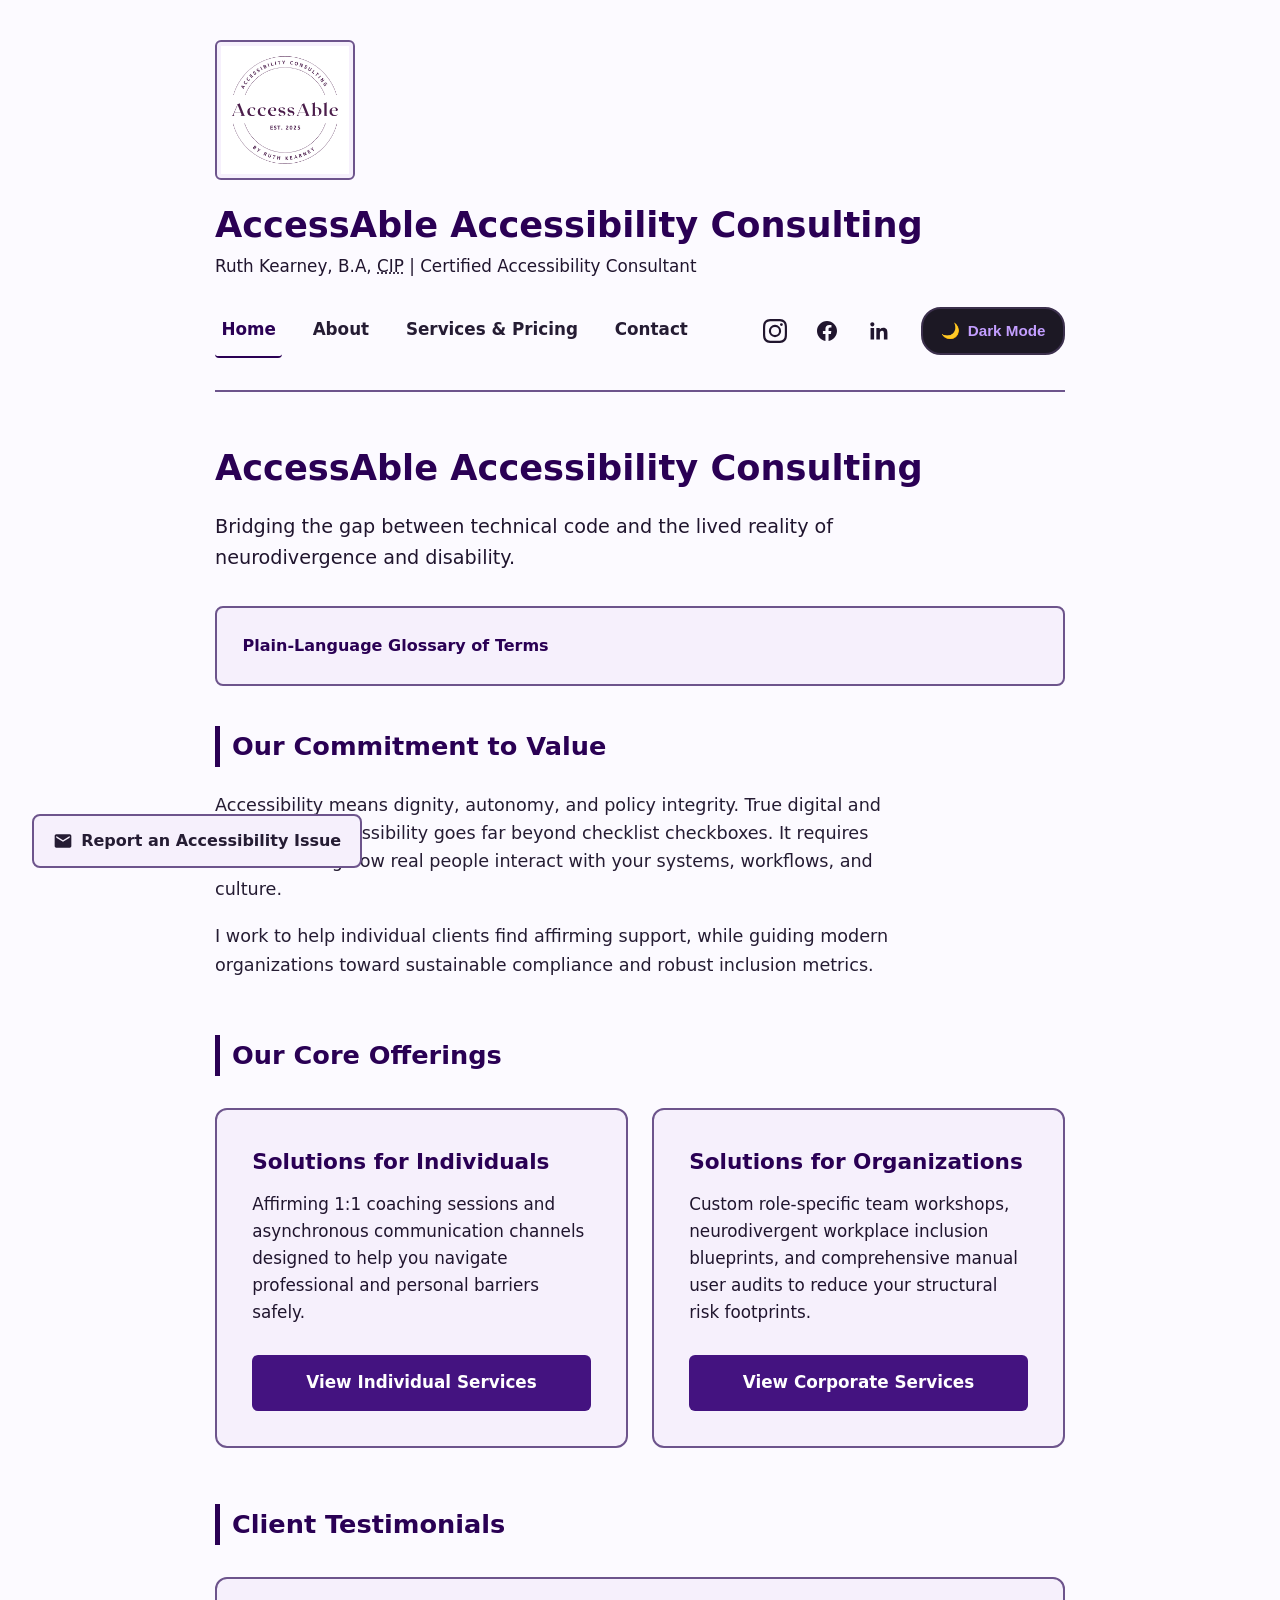
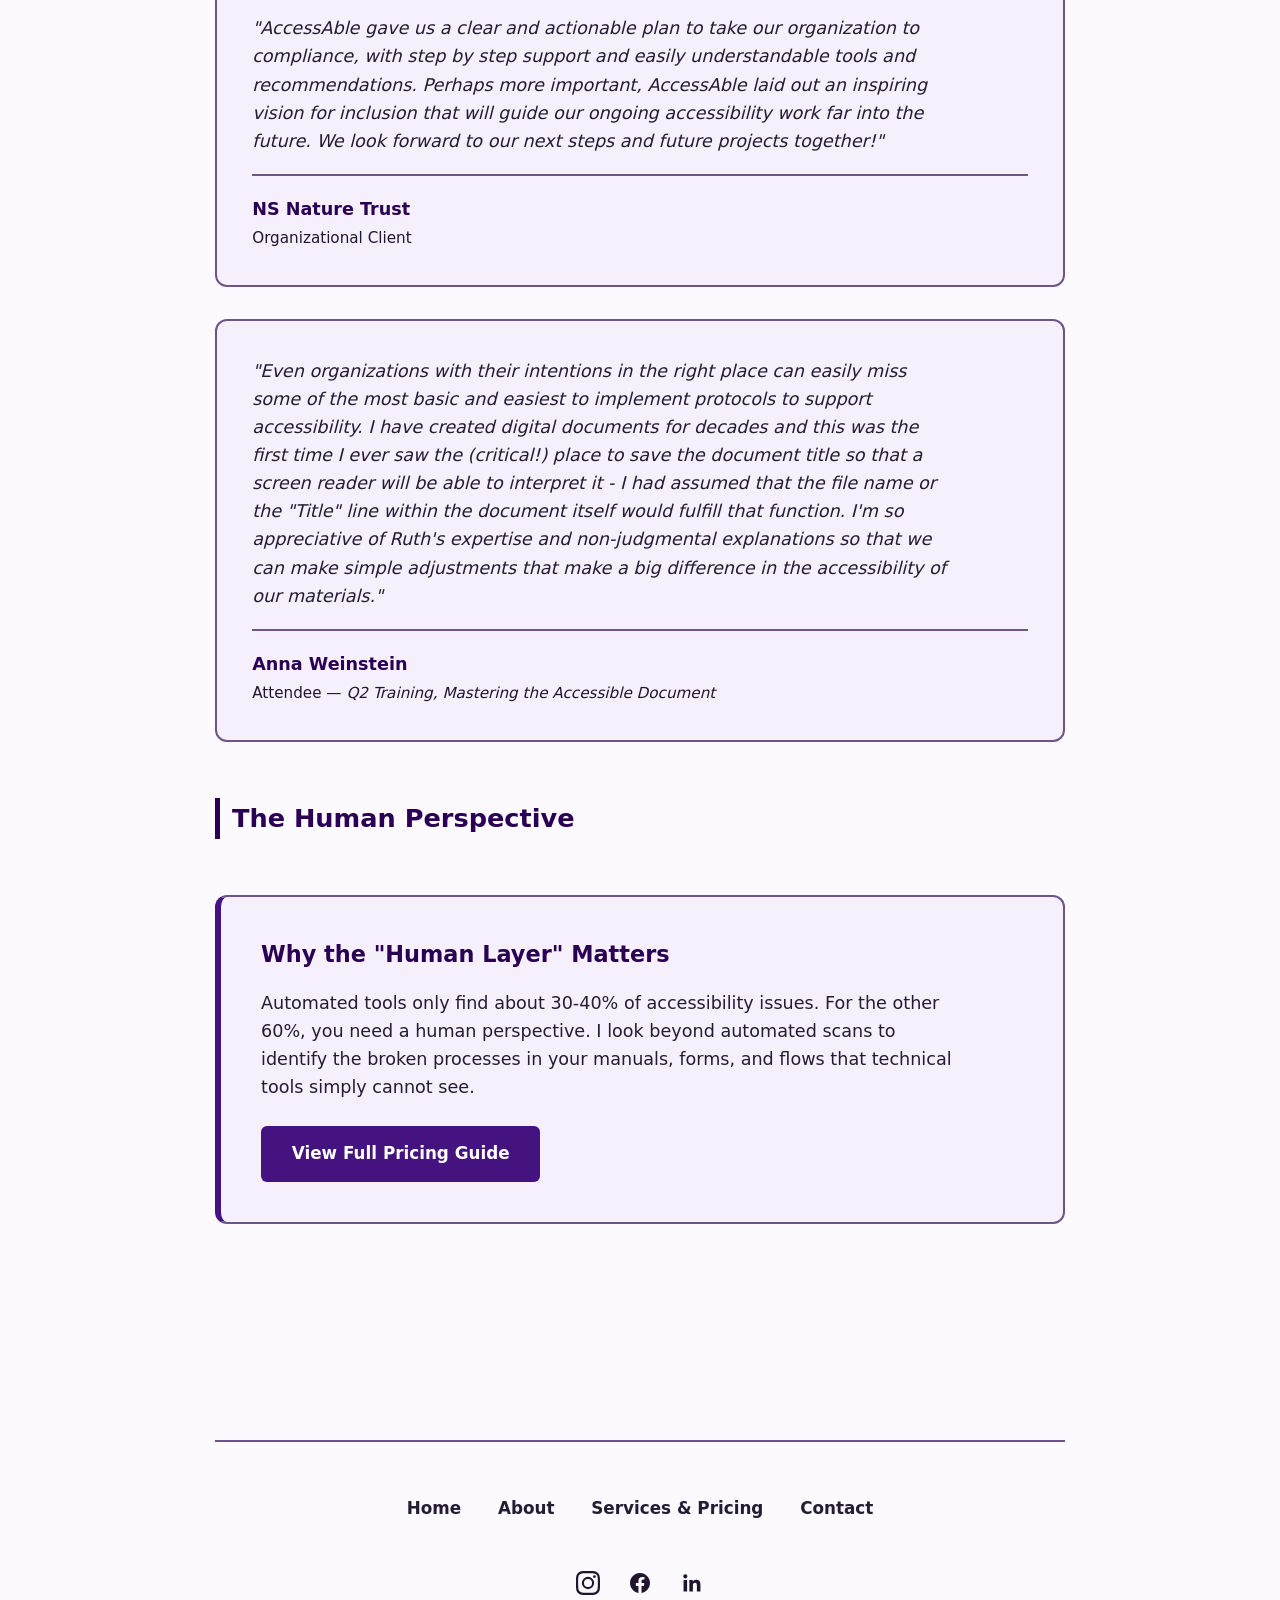
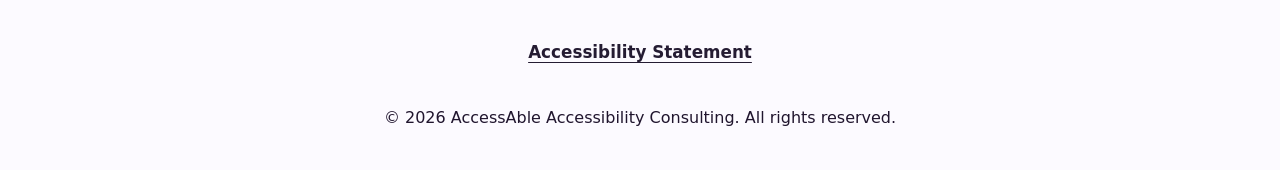
<file: index.html>
<!DOCTYPE html>
<html lang="en">
<head>
    <meta charset="UTF-8">
    <meta name="viewport" content="width=device-width, initial-scale=1.0">
    <title>Home | AccessAble Accessibility Consulting</title>
    <link rel="stylesheet" href="style.css">
</head>
<body>

    <a href="#main-content" id="skip-link-global" class="skip-link">Skip to main content</a>

    <header>
        <div class="header-brand">
            <a href="index.html" id="brandLogoContainer" class="logo-link" aria-label="AccessAble Accessibility Consulting - Home">
                <img src="images/logo.png" alt="AccessAble Consulting Logo" class="header-logo" id="brandLogoImg">
            </a>

            <div class="brand-text">
                <span class="brand-title">AccessAble Accessibility Consulting</span>
                <span class="brand-subtitle">Ruth Kearney, B.A, <abbr title="Chartered Insurance Professional">CIP</abbr> | Certified Accessibility Consultant</span>
            </div>
        </div>

        <div class="nav-container">
            <nav aria-label="Main Navigation">
                <ul>
                    <li><a href="index.html" class="active" aria-current="page">Home</a></li>
                    <li><a href="about.html">About</a></li>
                    <li><a href="services.html">Services & Pricing</a></li>
                    <li><a href="contact.html">Contact</a></li>
                </ul>
            </nav>

            <div class="header-actions-area">
                <div class="social-group" aria-label="Social Media Profiles">
                    <a href="https://www.instagram.com/accessableaccessibility/" class="social-link" aria-label="Visit our Instagram profile">
                        <svg class="brand-icon" viewBox="0 0 24 24" aria-hidden="true" focusable="false"><path d="M12 2.163c3.204 0 3.584.012 4.85.07 3.252.148 4.771 1.691 4.919 4.919.058 1.265.069 1.645.069 4.849 0 3.205-.012 3.584-.069 4.849-.149 3.225-1.664 4.771-4.919 4.919-1.266.058-1.644.07-4.85.07-3.204 0-3.584-.012-4.849-.07-3.26-.149-4.771-1.699-4.919-4.92-.058-1.265-.07-1.644-.07-4.849 0-3.204.013-3.583.07-4.849.149-3.227 1.664-4.771 4.919-4.919 1.266-.057 1.645-.069 4.849-.069zM12 0C8.741 0 8.333.014 7.053.072 2.695.272.273 2.69.073 7.051.014 8.333 0 8.741 0 12c0 3.259.014 3.668.072 4.948.2 4.358 2.618 6.78 6.98 6.98 1.281.058 1.689.072 4.948.072 3.259 0 3.668-.014 4.948-.072 4.354-.2 6.782-2.618 6.979-6.98.059-1.28.073-1.689.073-4.948 0-3.259-.014-3.667-.072-4.947-.196-4.354-2.617-6.78-6.979-6.98C15.668.014 15.259 0 12 0zm0 5.838a6.162 6.162 0 100 12.324 6.162 6.162 0 000-12.324zM12 16a4 4 0 110-8 4 4 0 010 8zm6.406-11.845a1.44 1.44 0 100 2.881 1.44 1.44 0 000-2.881z"/></svg>
                        <span class="visually-hidden">Instagram</span>
                    </a>
                    <a href="https://www.facebook.com/profile.php?id=61587194308628" class="social-link" aria-label="Visit our Facebook page">
                        <svg class="brand-icon" viewBox="0 0 24 24" aria-hidden="true" focusable="false"><path d="M22 12c0-5.523-4.477-10-10-10S2 6.477 2 12c0 4.991 3.657 9.128 8.438 9.878v-6.987h-2.54V12h2.54V9.797c0-2.506 1.492-3.89 3.777-3.89 1.094 0 2.238.195 2.238.195v2.46h-1.26c-1.243 0-1.63.771-1.63 1.562V12h2.773l-.443 2.89h-2.33v6.988C18.343 21.128 22 16.991 22 12z"/></svg>
                        <span class="visually-hidden">Facebook</span>
                    </a>
                    <a href="https://www.linkedin.com/in/ruth-kearney-02051a6a" class="social-link" aria-label="Visit our LinkedIn profile">
                        <svg class="brand-icon" viewBox="0 0 24 24" aria-hidden="true" focusable="false"><path d="M20.447 20.452h-3.554v-5.569c0-1.328-.027-3.037-1.852-3.037-1.853 0-2.136 1.445-2.136 2.939v5.667H9.351V9h3.414v1.561h.046c.477-.9 1.637-1.85 3.37-1.85 3.601 0 4.267 2.37 4.267 5.455v6.286zM5.337 7.433c-1.144 0-2.063-.926-2.063-2.065 0-1.138.92-2.063 2.063-2.063 1.14 0 2.064.925 2.064 2.063 0 1.139-.925 2.065-2.064 2.065zm1.782 13.019H3.555V9h3.564v11.452z"/></svg>
                        <span class="visually-hidden">LinkedIn</span>
                    </a>
                </div>

                <button id="themeToggle" class="theme-toggle-btn" aria-label="Light Mode (switch to light theme)">
                    <span id="themeToggleIcon" aria-hidden="true">☀️</span>
                    <span id="themeToggleText">Light Mode</span>
                </button>
            </div>
        </div>
    </header>

    <div class="consistent-help-panel" aria-label="Help Options">
        <a href="accessibility.html" class="consistent-help-link">
            <svg class="consistent-help-icon" viewBox="0 0 24 24" aria-hidden="true" focusable="false">
                <path d="M20 4H4c-1.1 0-1.99.9-1.99 2L2 18c0 1.1.9 2 2 2h16c1.1 0 2-.9 2-2V6c0-1.1-.9-2-2-2zm0 4l-8 5-8-5V6l8 5 8-5v2z"/>
            </svg>
            Report an Accessibility Issue
        </a>
    </div>

    <main id="main-content" tabindex="-1">
        <h1 class="page-title">AccessAble Accessibility Consulting</h1>
        <p class="section-intro">Bridging the gap between technical code and the lived reality of neurodivergence and disability.</p>

        <section class="glossary-container" id="terms-glossary" aria-label="Terminology Glossary">
            <details class="glossary-details">
                <summary>Plain-Language Glossary of Terms</summary>
                <ul class="glossary-list">
                    <li><strong>AAA (WCAG Level AAA):</strong> The highest of the three conformance levels (A, AA, and AAA) in the Web Content Accessibility Guidelines. Level AAA sets the strictest standards for making websites usable by people with disabilities.</li>
                    <li><strong>ACA (Accessible Canada Act):</strong> A Canadian federal law that aims to make Canada barrier-free by 2040. It sets accessibility requirements for federally regulated organizations.</li>
                    <li><strong>ADHD (Attention-Deficit/Hyperactivity Disorder):</strong> A neurodevelopmental condition that can affect focus, activity levels, and impulse control.</li>
                    <li><strong>AST (Atlantic Standard Time):</strong> The time zone used in New Brunswick, Nova Scotia, and Prince Edward Island during the winter. In the summer, these provinces switch to Atlantic Daylight Time (ADT).</li>
                    <li><strong>Asynchronous Communication:</strong> Messaging that doesn't happen at the same time (e.g., email or text instead of live video calls).</li>
                    <li><strong>CIP (Chartered Insurance Professional):</strong> A professional designation in Canada recognizing an individual's expertise, rigorous training, and adherence to high ethical standards within the insurance industry.</li>
                    <li><strong>Compliance Metrics:</strong> Industry scoring scales used to measure whether systems are safe and inclusive.</li>
                    <li><strong>ND (Neurodivergent / Neurodivergence):</strong> An umbrella term used to describe individuals whose brains process information, learn, or behave differently than what is considered typical. This includes autism, ADHD, dyslexia, and other neurovariations.</li>
                    <li><strong>User Audits:</strong> Comprehensive evaluation steps where real people test platforms manually for blockages.</li>
                    <li><strong>W3C (World Wide Web Consortium):</strong> The international organization that develops web standards, including the Web Content Accessibility Guidelines.</li>
                    <li><strong>WCAG (Web Content Accessibility Guidelines):</strong> The international standard for making websites accessible to people with disabilities. This site follows version 2.2.</li>
                </ul>
            </details>
        </section>

        <section class="home-section" aria-label="Our Commitment to Value">
            <h2>Our Commitment to Value</h2>
            <p>Accessibility means dignity, autonomy, and policy integrity. True digital and operational accessibility goes far beyond checklist checkboxes. It requires understanding how real people interact with your systems, workflows, and culture.</p>
            <p>I work to help individual clients find affirming support, while guiding modern organizations toward sustainable compliance and robust inclusion metrics.</p>
        </section>

        <section class="home-section" aria-label="Our Core Offerings">
            <h2> Our Core Offerings</h2>
            <div class="solutions-container">
                <div class="solution-card">
                    <div>
                        <h3>Solutions for Individuals</h3>
                        <p>Affirming 1:1 coaching sessions and asynchronous communication channels designed to help you navigate professional and personal barriers safely.</p>
                    </div>
                    <a href="services.html#individual-services" class="btn">View Individual Services</a>
                </div>

                <div class="solution-card">
                    <div>
                        <h3>Solutions for Organizations</h3>
                        <p>Custom role-specific team workshops, neurodivergent workplace inclusion blueprints, and comprehensive manual user audits to reduce your structural risk footprints.</p>
                    </div>
                    <a href="services.html#organization-services" class="btn">View Corporate Services</a>
                </div>
            </div>
        </section>

        <section class="home-section" aria-labelledby="testimonials-heading">
            <h2 id="testimonials-heading">Client Testimonials</h2>
            <div class="testimonials-grid">

                <blockquote class="testimonial-card">
                    <p class="testimonial-quote">
                        "AccessAble gave us a clear and actionable plan to take our organization to compliance, with step by step support and easily understandable tools and recommendations. Perhaps more important, AccessAble laid out an inspiring vision for inclusion that will guide our ongoing accessibility work far into the future. We look forward to our next steps and future projects together!"
                    </p>
                    <div class="testimonial-author">
                        <div class="author-meta">
                            <span class="author-name">NS Nature Trust</span>
                            <span class="author-role">Organizational Client</span>
                        </div>
                    </div>
                </blockquote>

                <blockquote class="testimonial-card">
                    <p class="testimonial-quote">
                        "Even organizations with their intentions in the right place can easily miss some of the most basic and easiest to implement protocols to support accessibility. I have created digital documents for decades and this was the first time I ever saw the (critical!) place to save the document title so that a screen reader will be able to interpret it - I had assumed that the file name or the "Title" line within the document itself would fulfill that function. I'm so appreciative of Ruth's expertise and non-judgmental explanations so that we can make simple adjustments that make a big difference in the accessibility of our materials."
                    </p>
                    <div class="testimonial-author">
                        <div class="author-meta">
                            <span class="author-name">Anna Weinstein</span>
                            <span class="author-role">Attendee &mdash; <cite>Q2 Training, Mastering the Accessible Document</cite></span>
                        </div>
                    </div>
                </blockquote>

            </div>
        </section>

        <section class="home-section" aria-label="Human Perspective Analysis">
            <h2>The Human Perspective</h2>
            <div class="feature-card">
                <h3>Why the "Human Layer" Matters</h3>
                <p>Automated tools only find about 30-40% of accessibility issues. For the other 60%, you need a human perspective. I look beyond automated scans to identify the broken processes in your manuals, forms, and flows that technical tools simply cannot see.</p>
                <a href="services.html" class="btn btn-inline">View Full Pricing Guide</a>
            </div>
        </section>
    </main>

    <button id="backToTopBtn" class="back-to-top" aria-label="Back to top" onclick="scrollToTop()">
        &uarr; Top
    </button>

    <footer class="site-footer">
        <div class="footer-content-wrapper">
            <nav class="footer-primary-nav" aria-label="Footer Navigation">
                <ul>
                    <li><a href="index.html">Home</a></li>
                    <li><a href="about.html">About</a></li>
                    <li><a href="services.html">Services & Pricing</a></li>
                    <li><a href="contact.html">Contact</a></li>
                </ul>
            </nav>

            <div class="footer-social-group" aria-label="Footer Social Links">
                <a href="https://www.instagram.com/accessableaccessibility/" class="social-link" aria-label="Visit our Instagram profile">
                    <svg class="brand-icon" viewBox="0 0 24 24" aria-hidden="true" focusable="false"><path d="M12 2.163c3.204 0 3.584.012 4.85.07 3.252.148 4.771 1.691 4.919 4.919.058 1.265.069 1.645.069 4.849 0 3.205-.012 3.584-.069 4.849-.149 3.225-1.664 4.771-4.919 4.919-1.266.058-1.644.07-4.85.07-3.204 0-3.584-.012-4.849-.07-3.26-.149-4.771-1.699-4.919-4.92-.058-1.265-.07-1.644-.07-4.849 0-3.204.013-3.583.07-4.849.149-3.227 1.664-4.771 4.919-4.919 1.266-.057 1.645-.069 4.849-.069zM12 0C8.741 0 8.333.014 7.053.072 2.695.272.273 2.69.073 7.051.014 8.333 0 8.741 0 12c0 3.259.014 3.668.072 4.948.2 4.358 2.618 6.78 6.98 6.98 1.281.058 1.689.072 4.948.072 3.259 0 3.668-.014 4.948-.072 4.354-.2 6.782-2.618 6.979-6.98.059-1.28.073-1.689.073-4.948 0-3.259-.014-3.667-.072-4.947-.196-4.354-2.617-6.78-6.979-6.98C15.668.014 15.259 0 12 0zm0 5.838a6.162 6.162 0 100 12.324 6.162 6.162 0 000-12.324zM12 16a4 4 0 110-8 4 4 0 010 8zm6.406-11.845a1.44 1.44 0 100 2.881 1.44 1.44 0 000-2.881z"/></svg>
                    <span class="visually-hidden">Instagram</span>
                </a>
                <a href="https://www.facebook.com/profile.php?id=61587194308628" class="social-link" aria-label="Visit our Facebook page">
                    <svg class="brand-icon" viewBox="0 0 24 24" aria-hidden="true" focusable="false"><path d="M22 12c0-5.523-4.477-10-10-10S2 6.477 2 12c0 4.991 3.657 9.128 8.438 9.878v-6.987h-2.54V12h2.54V9.797c0-2.506 1.492-3.89 3.777-3.89 1.094 0 2.238.195 2.238.195v2.46h-1.26c-1.243 0-1.63.771-1.63 1.562V12h2.773l-.443 2.89h-2.33v6.988C18.343 21.128 22 16.991 22 12z"/></svg>
                    <span class="visually-hidden">Facebook</span>
                </a>
                <a href="https://www.linkedin.com/in/ruth-kearney-02051a6a" class="social-link" aria-label="Visit our LinkedIn profile">
                    <svg class="brand-icon" viewBox="0 0 24 24" aria-hidden="true" focusable="false"><path d="M20.447 20.452h-3.554v-5.569c0-1.328-.027-3.037-1.852-3.037-1.853 0-2.136 1.445-2.136 2.939v5.667H9.351V9h3.414v1.561h.046c.477-.9 1.637-1.85 3.37-1.85 3.601 0 4.267 2.37 4.267 5.455v6.286zM5.337 7.433c-1.144 0-2.063-.926-2.063-2.065 0-1.138.92-2.063 2.063-2.063 1.14 0 2.064.925 2.064 2.063 0 1.139-.925 2.065-2.064 2.065zm1.782 13.019H3.555V9h3.564v11.452z"/></svg>
                    <span class="visually-hidden">LinkedIn</span>
                </a>
            </div>

            <div class="footer-statement-row">
                <a href="accessibility.html" class="footer-statement-link">Accessibility Statement</a>
            </div>

            <p class="footer-copyright-text">&copy; 2026 AccessAble Accessibility Consulting. All rights reserved.</p>
        </div>
    </footer>

    <script>
        document.addEventListener('DOMContentLoaded', function() {
            const brandLogoImg = document.getElementById('brandLogoImg');
            const brandLogoContainer = document.getElementById('brandLogoContainer');

            if (brandLogoImg && brandLogoContainer) {
                brandLogoImg.addEventListener('error', function() {
                    const textualFallback = document.createElement('span');
                    textualFallback.style.fontWeight = '800';
                    textualFallback.style.fontSize = '1.3rem';
                    textualFallback.style.color = 'var(--text-brand)';
                    textualFallback.style.display = 'inline-block';
                    textualFallback.textContent = 'AccessAble Home';

                    brandLogoContainer.appendChild(textualFallback);
                });
            }

            const backToTopBtn = document.getElementById("backToTopBtn");

            window.onscroll = function() {
                if (document.body.scrollTop > 250 || document.documentElement.scrollTop > 250) {
                    backToTopBtn.style.display = "inline-flex";
                    setTimeout(() => {
                        backToTopBtn.classList.add("visible");
                    }, 10);
                } else {
                    backToTopBtn.classList.remove("visible");
                    backToTopBtn.addEventListener('transitionend', function handler(e) {
                        if (!backToTopBtn.classList.contains('visible')) {
                            backToTopBtn.style.display = "none";
                        }
                        backToTopBtn.removeEventListener('transitionend', handler);
                    });
                }
            };

            const themeToggleBtn = document.getElementById('themeToggle');
            const themeToggleIcon = document.getElementById('themeToggleIcon');
            const themeToggleText = document.getElementById('themeToggleText');

            const currentTheme = localStorage.getItem('theme') || (window.matchMedia('(prefers-color-scheme: light)').matches ? 'light' : 'dark');

            if (currentTheme === 'light') {
                document.documentElement.setAttribute('data-theme', 'light');
                updateToggleUI('light');
            } else {
                document.documentElement.setAttribute('data-theme', 'dark');
                updateToggleUI('dark');
            }

            themeToggleBtn.addEventListener('click', () => {
                let theme = document.documentElement.getAttribute('data-theme');
                if (theme === 'dark') {
                    document.documentElement.setAttribute('data-theme', 'light');
                    localStorage.setItem('theme', 'light');
                    updateToggleUI('light');
                } else {
                    document.documentElement.setAttribute('data-theme', 'dark');
                    localStorage.setItem('theme', 'dark');
                    updateToggleUI('dark');
                }
            });

            function updateToggleUI(theme) {
                if (theme === 'light') {
                    themeToggleIcon.textContent = '🌙';
                    themeToggleText.textContent = 'Dark Mode';
                    themeToggleBtn.setAttribute('aria-label', 'Dark Mode (switch to dark theme)');
                } else {
                    themeToggleIcon.textContent = '☀️';
                    themeToggleText.textContent = 'Light Mode';
                    themeToggleBtn.setAttribute('aria-label', 'Light Mode (switch to light theme)');
                }
            }
        });

        function scrollToTop() {
            window.scrollTo({
                top: 0,
                behavior: window.matchMedia('(prefers-reduced-motion: reduce)').matches ? 'auto' : 'smooth'
            });

            const topFocusTarget = document.getElementById('skip-link-global');
            if (topFocusTarget) {
                if ('requestAnimationFrame' in window) {
                    requestAnimationFrame(() => {
                        setTimeout(() => topFocusTarget.focus(), 150);
                    });
                } else {
                    setTimeout(() => topFocusTarget.focus(), 300);
                }
            }
        }
    </script>
</body>
</html>
</file>
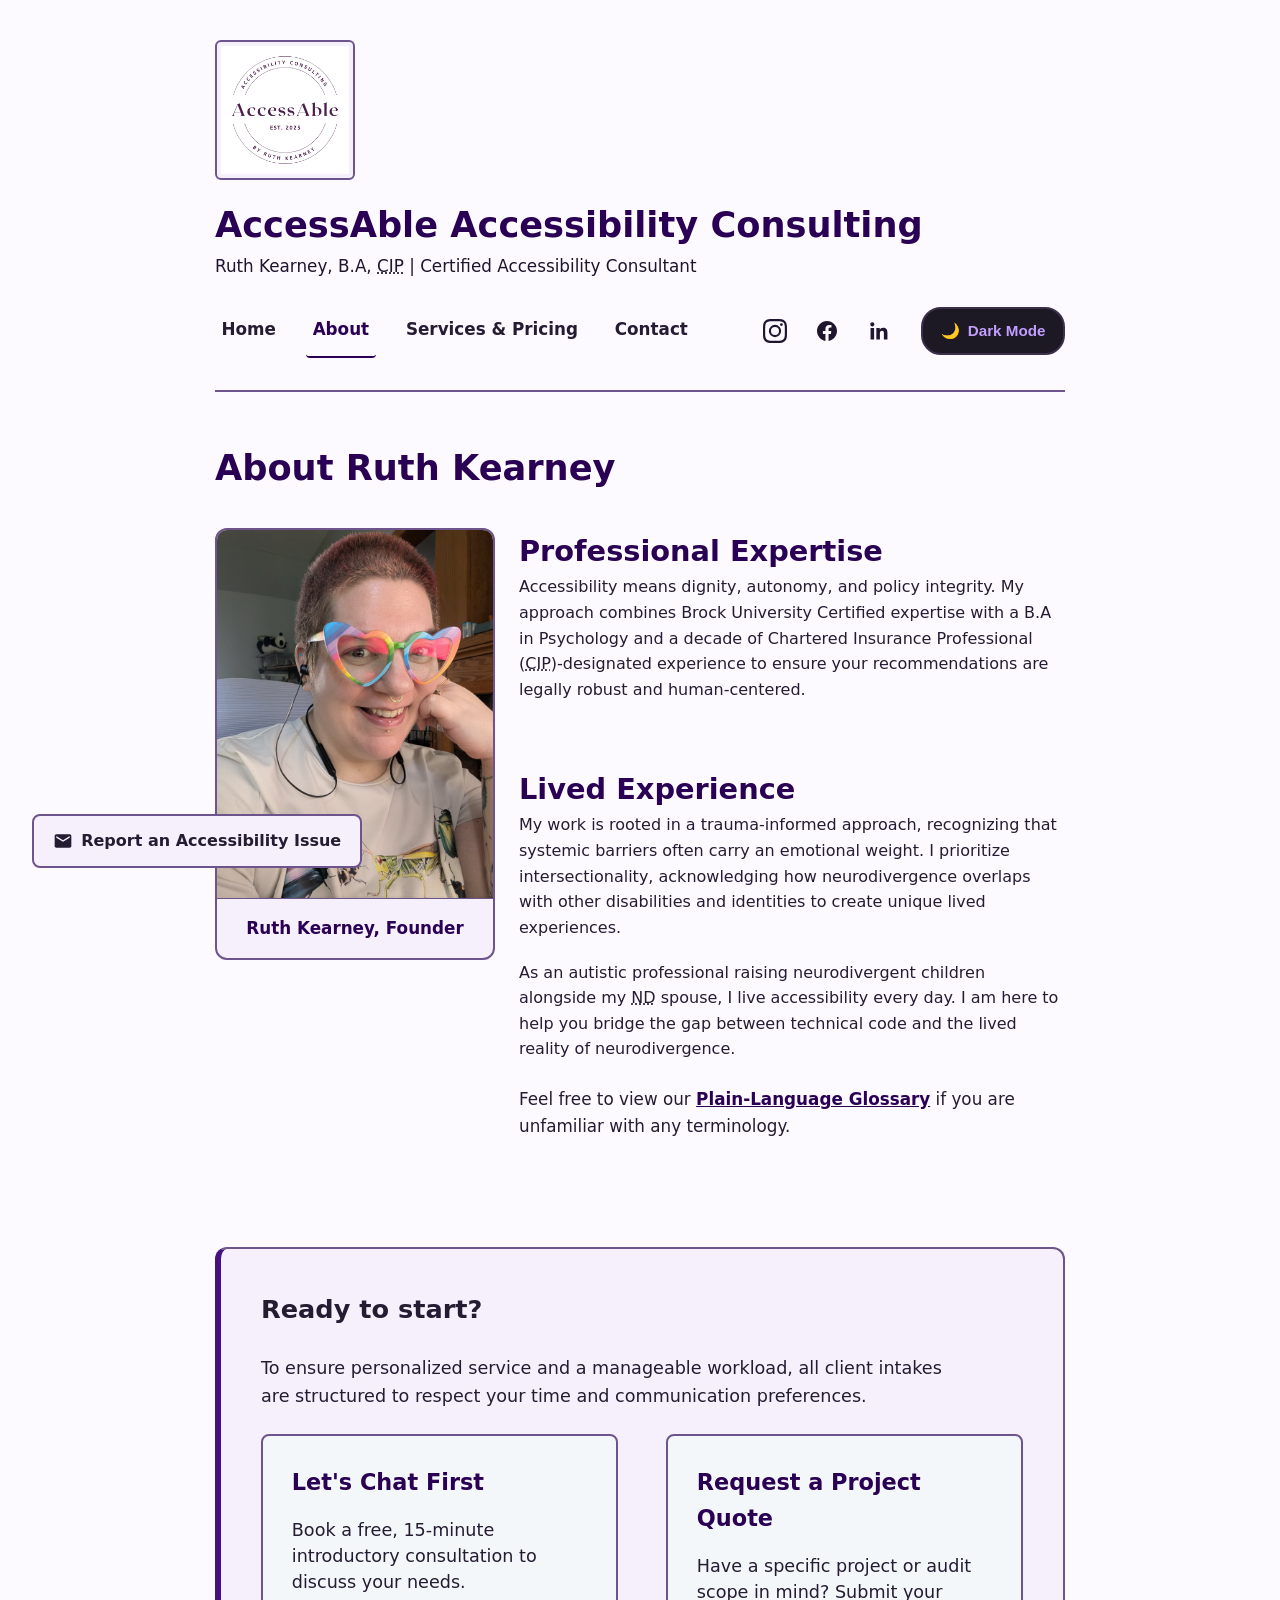
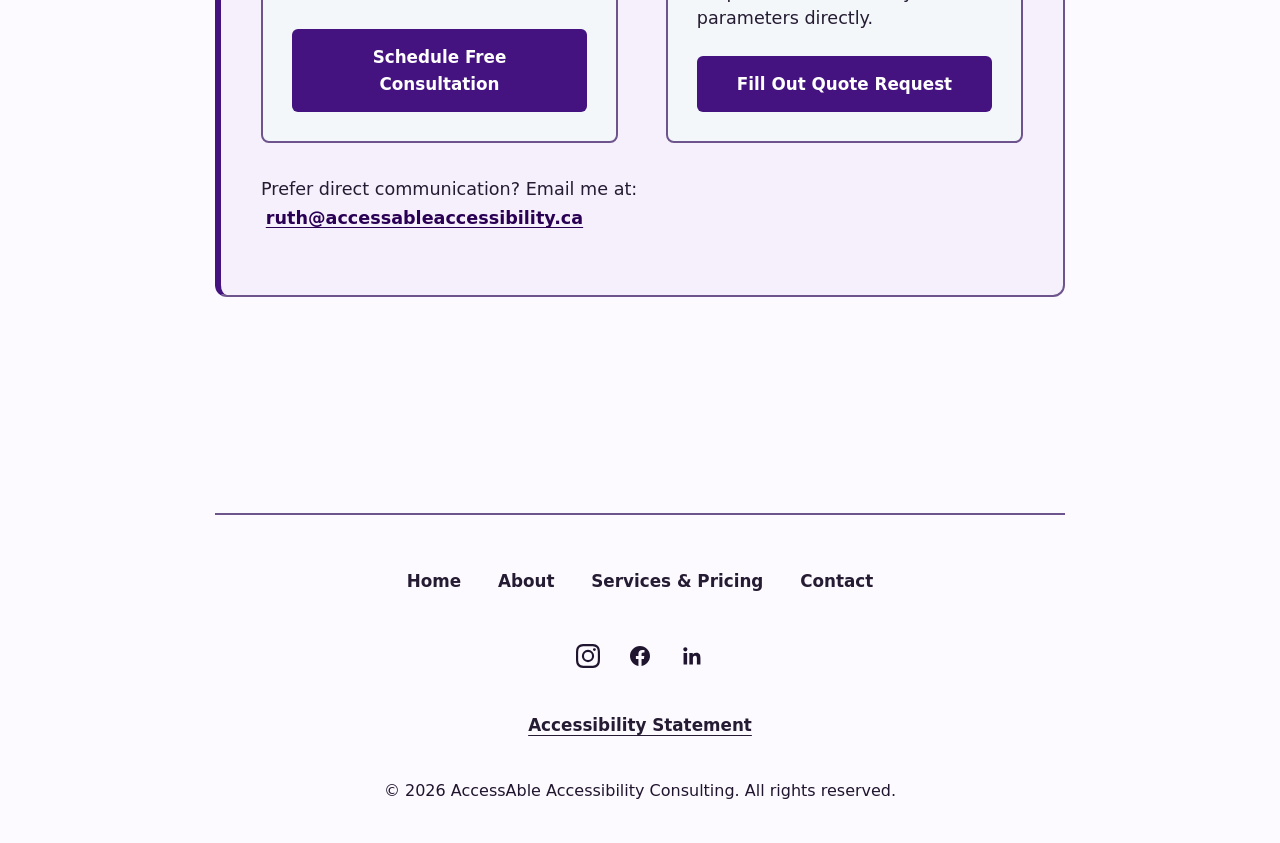
<file: about.html>
<!DOCTYPE html>
<html lang="en">
<head>
    <meta charset="UTF-8">
    <meta name="viewport" content="width=device-width, initial-scale=1.0">
    <title>About | AccessAble Accessibility Consulting</title>
    <link rel="stylesheet" href="style.css">
</head>
<body>

    <a href="#main-content" id="skip-link-global" class="skip-link">Skip to main content</a>

    <header>
        <div class="header-brand">
            <a href="index.html" id="brandLogoContainer" class="logo-link" aria-label="AccessAble Accessibility Consulting - Home">
                <img src="images/logo.png" alt="AccessAble Consulting Logo" class="header-logo" id="brandLogoImg">
            </a>

            <div class="brand-text">
                <span class="brand-title">AccessAble Accessibility Consulting</span>
                <span class="brand-subtitle">Ruth Kearney, B.A, <abbr title="Chartered Insurance Professional">CIP</abbr> | Certified Accessibility Consultant</span>
            </div>
        </div>

        <div class="nav-container">
            <nav aria-label="Main Navigation">
                <ul>
                    <li><a href="index.html">Home</a></li>
                    <li><a href="about.html" class="active" aria-current="page">About</a></li>
                    <li><a href="services.html">Services & Pricing</a></li>
                    <li><a href="contact.html">Contact</a></li>
                </ul>
            </nav>

            <div class="header-actions-area">
                <div class="social-group" aria-label="Social Media Profiles">
                    <a href="https://www.instagram.com/accessableaccessibility/" class="social-link" aria-label="Visit our Instagram profile">
                        <svg class="brand-icon" viewBox="0 0 24 24" aria-hidden="true" focusable="false"><path d="M12 2.163c3.204 0 3.584.012 4.85.07 3.252.148 4.771 1.691 4.919 4.919.058 1.265.069 1.645.069 4.849 0 3.205-.012 3.584-.069 4.849-.149 3.225-1.664 4.771-4.919 4.919-1.266.058-1.644.07-4.85.07-3.204 0-3.584-.012-4.849-.07-3.26-.149-4.771-1.699-4.919-4.92-.058-1.265-.07-1.644-.07-4.849 0-3.204.013-3.583.07-4.849.149-3.227 1.664-4.771 4.919-4.919 1.266-.057 1.645-.069 4.849-.069zM12 0C8.741 0 8.333.014 7.053.072 2.695.272.273 2.69.073 7.051.014 8.333 0 8.741 0 12c0 3.259.014 3.668.072 4.948.2 4.358 2.618 6.78 6.98 6.98 1.281.058 1.689.072 4.948.072 3.259 0 3.668-.014 4.948-.072 4.354-.2 6.782-2.618 6.979-6.98.059-1.28.073-1.689.073-4.948 0-3.259-.014-3.667-.072-4.947-.196-4.354-2.617-6.78-6.979-6.98C15.668.014 15.259 0 12 0zm0 5.838a6.162 6.162 0 100 12.324 6.162 6.162 0 000-12.324zM12 16a4 4 0 110-8 4 4 0 010 8zm6.406-11.845a1.44 1.44 0 100 2.881 1.44 1.44 0 000-2.881z"/></svg>
                    <span class="visually-hidden">Instagram</span>
                </a>
                <a href="https://www.facebook.com/profile.php?id=61587194308628" class="social-link" aria-label="Visit our Facebook page">
                    <svg class="brand-icon" viewBox="0 0 24 24" aria-hidden="true" focusable="false"><path d="M22 12c0-5.523-4.477-10-10-10S2 6.477 2 12c0 4.991 3.657 9.128 8.438 9.878v-6.987h-2.54V12h2.54V9.797c0-2.506 1.492-3.89 3.777-3.89 1.094 0 2.238.195 2.238.195v2.46h-1.26c-1.243 0-1.63.771-1.63 1.562V12h2.773l-.443 2.89h-2.33v6.988C18.343 21.128 22 16.991 22 12z"/></svg>
                    <span class="visually-hidden">Facebook</span>
                </a>
                <a href="https://www.linkedin.com/in/ruth-kearney-02051a6a" class="social-link" aria-label="Visit our LinkedIn profile">
                    <svg class="brand-icon" viewBox="0 0 24 24" aria-hidden="true" focusable="false"><path d="M20.447 20.452h-3.554v-5.569c0-1.328-.027-3.037-1.852-3.037-1.853 0-2.136 1.445-2.136 2.939v5.667H9.351V9h3.414v1.561h.046c.477-.9 1.637-1.85 3.37-1.85 3.601 0 4.267 2.37 4.267 5.455v6.286zM5.337 7.433c-1.144 0-2.063-.926-2.063-2.065 0-1.138.92-2.063 2.063-2.063 1.14 0 2.064.925 2.064 2.063 0 1.139-.925 2.065-2.064 2.065zm1.782 13.019H3.555V9h3.564v11.452z"/></svg>
                    <span class="visually-hidden">LinkedIn</span>
                </a>
            </div>

                <button id="themeToggle" class="theme-toggle-btn" aria-label="Light Mode (switch to light theme)">
                    <span id="themeToggleIcon" aria-hidden="true">☀️</span>
                    <span id="themeToggleText">Light Mode</span>
                </button>
            </div>
        </div>
    </header>

    <div class="consistent-help-panel" aria-label="Help Options">
        <a href="accessibility.html" class="consistent-help-link">
            <svg class="consistent-help-icon" viewBox="0 0 24 24" aria-hidden="true" focusable="false">
                <path d="M20 4H4c-1.1 0-1.99.9-1.99 2L2 18c0 1.1.9 2 2 2h16c1.1 0 2-.9 2-2V6c0-1.1-.9-2-2-2zm0 4l-8 5-8-5V6l8 5 8-5v2z"/>
            </svg>
            Report an Accessibility Issue
        </a>
    </div>

    <main id="main-content" tabindex="-1">
        <h1 class="page-title">About Ruth Kearney</h1>

        <section class="profile-layout-container" aria-label="Ruth Kearney Profile">

            <figure class="profile-figure">
                <img src="images/ruth.jpg" alt="A smiling portrait of Ruth Kearney, Certified Accessibility Consultant. She wears large, heart-shaped glasses with a vibrant rainbow pattern, a nasal piercing, and a round-neck top featuring an entomology print. Seated with a hand by her face, she is in a cozy office environment with shelves visible." class="profile-img">
                <figcaption class="profile-caption">
                    Ruth Kearney, Founder
                </figcaption>
            </figure>

            <div class="profile-text-content">
                <h2 class="profile-subheading-first">Professional Expertise</h2>
                <p>Accessibility means dignity, autonomy, and policy integrity. My approach combines Brock University Certified expertise with a B.A in Psychology and a decade of Chartered Insurance Professional (<abbr title="Chartered Insurance Professional">CIP</abbr>)-designated experience to ensure your recommendations are legally robust and human-centered.</p>

                <h2 class="profile-subheading-spaced">Lived Experience</h2>
                <p>My work is rooted in a trauma-informed approach, recognizing that systemic barriers often carry an emotional weight. I prioritize intersectionality, acknowledging how neurodivergence overlaps with other disabilities and identities to create unique lived experiences.</p>

                <p>As an autistic professional raising neurodivergent children alongside my <abbr title="Neurodivergent">ND</abbr> spouse, I live accessibility every day. I am here to help you bridge the gap between technical code and the lived reality of neurodivergence.</p>

                <p class="profile-glossary-row">
                    Feel free to view our <a href="index.html#terms-glossary" class="cta-fallback-link">Plain-Language Glossary</a> if you are unfamiliar with any terminology.
                </p>
            </div>
        </section>

        <section class="home-section ready-to-start-section">
            <div class="feature-card cta-main-card">
                <h2 class="cta-heading">Ready to start?</h2>
                <p class="cta-intro-text">
                    To ensure personalized service and a manageable workload, all client intakes are structured to respect your time and communication preferences.
                </p>

                <div class="cta-split-container">

                    <div class="cta-inner-box">
                        <div>
                            <h3 class="cta-box-title">Let's Chat First</h3>
                            <p class="cta-box-description">
                                Book a free, 15-minute introductory consultation to discuss your needs.
                            </p>
                        </div>
                        <a href="https://calendar.app.google/xUgXJCssR6XMGdk8A"
                           class="btn"
                           target="_blank"
                           rel="noopener noreferrer"
                           aria-label="Schedule Free Consultation (opens in a new tab)">
                            Schedule Free Consultation
                        </a>
                    </div>

                    <div class="cta-inner-box">
                        <div>
                            <h3 class="cta-box-title">Request a Project Quote</h3>
                            <p class="cta-box-description">
                                Have a specific project or audit scope in mind? Submit your parameters directly.
                            </p>
                        </div>
                        <a href="https://docs.google.com/forms/d/e/1FAIpQLScbKb4CCIJ5krEg-ghoG_O-TSTOMvjk7x22Ctgcwlv14UPP6A/viewform?usp=header"
                           class="btn"
                           target="_blank"
                           rel="noopener noreferrer"
                           aria-label="Fill Out Quote Request (opens in a new tab)">
                            Fill Out Quote Request
                        </a>
                    </div>

                </div>

                <p class="cta-fallback-text">
                    Prefer direct communication? Email me at:
                    <a href="mailto:ruth@accessableaccessibility.ca" class="cta-fallback-link">ruth@accessableaccessibility.ca</a>
                </p>
            </div>
        </section>
    </main>

    <button id="backToTopBtn" class="back-to-top" aria-label="Back to top" onclick="scrollToTop()">
        &uarr; Top
    </button>

    <footer class="site-footer">
        <div class="footer-content-wrapper">
            <nav class="footer-primary-nav" aria-label="Footer Navigation">
                <ul>
                    <li><a href="index.html">Home</a></li>
                    <li><a href="about.html">About</a></li>
                    <li><a href="services.html">Services & Pricing</a></li>
                    <li><a href="contact.html">Contact</a></li>
                </ul>
            </nav>

            <div class="footer-social-group" aria-label="Footer Social Links">
                <a href="https://www.instagram.com/accessableaccessibility/" class="social-link" aria-label="Visit our Instagram profile">
                    <svg class="brand-icon" viewBox="0 0 24 24" aria-hidden="true" focusable="false"><path d="M12 2.163c3.204 0 3.584.012 4.85.07 3.252.148 4.771 1.691 4.919 4.919.058 1.265.069 1.645.069 4.849 0 3.205-.012 3.584-.069 4.849-.149 3.225-1.664 4.771-4.919 4.919-1.266.058-1.644.07-4.85.07-3.204 0-3.584-.012-4.849-.07-3.26-.149-4.771-1.699-4.919-4.92-.058-1.265-.07-1.644-.07-4.849 0-3.204.013-3.583.07-4.849.149-3.227 1.664-4.771 4.919-4.919 1.266-.057 1.645-.069 4.849-.069zM12 0C8.741 0 8.333.014 7.053.072 2.695.272.273 2.69.073 7.051.014 8.333 0 8.741 0 12c0 3.259.014 3.668.072 4.948.2 4.358 2.618 6.78 6.98 6.98 1.281.058 1.689.072 4.948.072 3.259 0 3.668-.014 4.948-.072 4.354-.2 6.782-2.618 6.979-6.98.059-1.28.073-1.689.073-4.948 0-3.259-.014-3.667-.072-4.947-.196-4.354-2.617-6.78-6.979-6.98C15.668.014 15.259 0 12 0zm0 5.838a6.162 6.162 0 100 12.324 6.162 6.162 0 000-12.324zM12 16a4 4 0 110-8 4 4 0 010 8zm6.406-11.845a1.44 1.44 0 100 2.881 1.44 1.44 0 000-2.881z"/></svg>
                    <span class="visually-hidden">Instagram</span>
                </a>
                <a href="https://www.facebook.com/profile.php?id=61587194308628" class="social-link" aria-label="Visit our Facebook page">
                    <svg class="brand-icon" viewBox="0 0 24 24" aria-hidden="true" focusable="false"><path d="M22 12c0-5.523-4.477-10-10-10S2 6.477 2 12c0 4.991 3.657 9.128 8.438 9.878v-6.987h-2.54V12h2.54V9.797c0-2.506 1.492-3.89 3.777-3.89 1.094 0 2.238.195 2.238.195v2.46h-1.26c-1.243 0-1.63.771-1.63 1.562V12h2.773l-.443 2.89h-2.33v6.988C18.343 21.128 22 16.991 22 12z"/></svg>
                    <span class="visually-hidden">Facebook</span>
                </a>
                <a href="https://www.linkedin.com/in/ruth-kearney-02051a6a" class="social-link" aria-label="Visit our LinkedIn profile">
                    <svg class="brand-icon" viewBox="0 0 24 24" aria-hidden="true" focusable="false"><path d="M20.447 20.452h-3.554v-5.569c0-1.328-.027-3.037-1.852-3.037-1.853 0-2.136 1.445-2.136 2.939v5.667H9.351V9h3.414v1.561h.046c.477-.9 1.637-1.85 3.37-1.85 3.601 0 4.267 2.37 4.267 5.455v6.286zM5.337 7.433c-1.144 0-2.063-.926-2.063-2.065 0-1.138.92-2.063 2.063-2.063 1.14 0 2.064.925 2.064 2.063 0 1.139-.925 2.065-2.064 2.065zm1.782 13.019H3.555V9h3.564v11.452z"/></svg>
                    <span class="visually-hidden">LinkedIn</span>
                </a>
            </div>

            <div class="footer-statement-row">
                <a href="accessibility.html" class="footer-statement-link">Accessibility Statement</a>
            </div>

            <p class="footer-copyright-text">&copy; 2026 AccessAble Accessibility Consulting. All rights reserved.</p>
        </div>
    </footer>

    <script>
        document.addEventListener('DOMContentLoaded', function() {
            const brandLogoImg = document.getElementById('brandLogoImg');
            const brandLogoContainer = document.getElementById('brandLogoContainer');

            if (brandLogoImg && brandLogoContainer) {
                brandLogoImg.addEventListener('error', function() {
                    const textualFallback = document.createElement('span');
                    textualFallback.style.fontWeight = '800';
                    textualFallback.style.fontSize = '1.3rem';
                    textualFallback.style.color = 'var(--text-brand)';
                    textualFallback.style.display = 'inline-block';
                    textualFallback.textContent = 'AccessAble Home';

                    brandLogoContainer.appendChild(textualFallback);
                });
            }

            const backToTopBtn = document.getElementById("backToTopBtn");

            window.onscroll = function() {
                if (document.body.scrollTop > 250 || document.documentElement.scrollTop > 250) {
                    backToTopBtn.style.display = "inline-flex";
                    setTimeout(() => {
                        backToTopBtn.classList.add("visible");
                    }, 10);
                } else {
                    backToTopBtn.classList.remove("visible");
                    backToTopBtn.addEventListener('transitionend', function handler(e) {
                        if (!backToTopBtn.classList.contains('visible')) {
                            backToTopBtn.style.display = "none";
                        }
                        backToTopBtn.removeEventListener('transitionend', handler);
                    });
                }
            };

            const themeToggleBtn = document.getElementById('themeToggle');
            const themeToggleIcon = document.getElementById('themeToggleIcon');
            const themeToggleText = document.getElementById('themeToggleText');

            const currentTheme = localStorage.getItem('theme') || (window.matchMedia('(prefers-color-scheme: light)').matches ? 'light' : 'dark');

            if (currentTheme === 'light') {
                document.documentElement.setAttribute('data-theme', 'light');
                updateToggleUI('light');
            } else {
                document.documentElement.setAttribute('data-theme', 'dark');
                updateToggleUI('dark');
            }

            themeToggleBtn.addEventListener('click', () => {
                let theme = document.documentElement.getAttribute('data-theme');
                if (theme === 'dark') {
                    document.documentElement.setAttribute('data-theme', 'light');
                    localStorage.setItem('theme', 'light');
                    updateToggleUI('light');
                } else {
                    document.documentElement.setAttribute('data-theme', 'dark');
                    localStorage.setItem('theme', 'dark');
                    updateToggleUI('dark');
                }
            });

            function updateToggleUI(theme) {
                if (theme === 'light') {
                    themeToggleIcon.textContent = '🌙';
                    themeToggleText.textContent = 'Dark Mode';
                    themeToggleBtn.setAttribute('aria-label', 'Dark Mode (switch to dark theme)');
                } else {
                    themeToggleIcon.textContent = '☀️';
                    themeToggleText.textContent = 'Light Mode';
                    themeToggleBtn.setAttribute('aria-label', 'Light Mode (switch to light theme)');
                }
            }
        });

        // Strict focus tracking skip utility
        function scrollToTop() {
            window.scrollTo({
                top: 0,
                behavior: window.matchMedia('(prefers-reduced-motion: reduce)').matches ? 'auto' : 'smooth'
            });

            const topFocusTarget = document.getElementById('skip-link-global');
            if (topFocusTarget) {
                if ('requestAnimationFrame' in window) {
                    requestAnimationFrame(() => {
                        setTimeout(() => topFocusTarget.focus(), 150);
                    });
                } else {
                    setTimeout(() => topFocusTarget.focus(), 300);
                }
            }
        }
    </script>
</body>
</html>
</file>
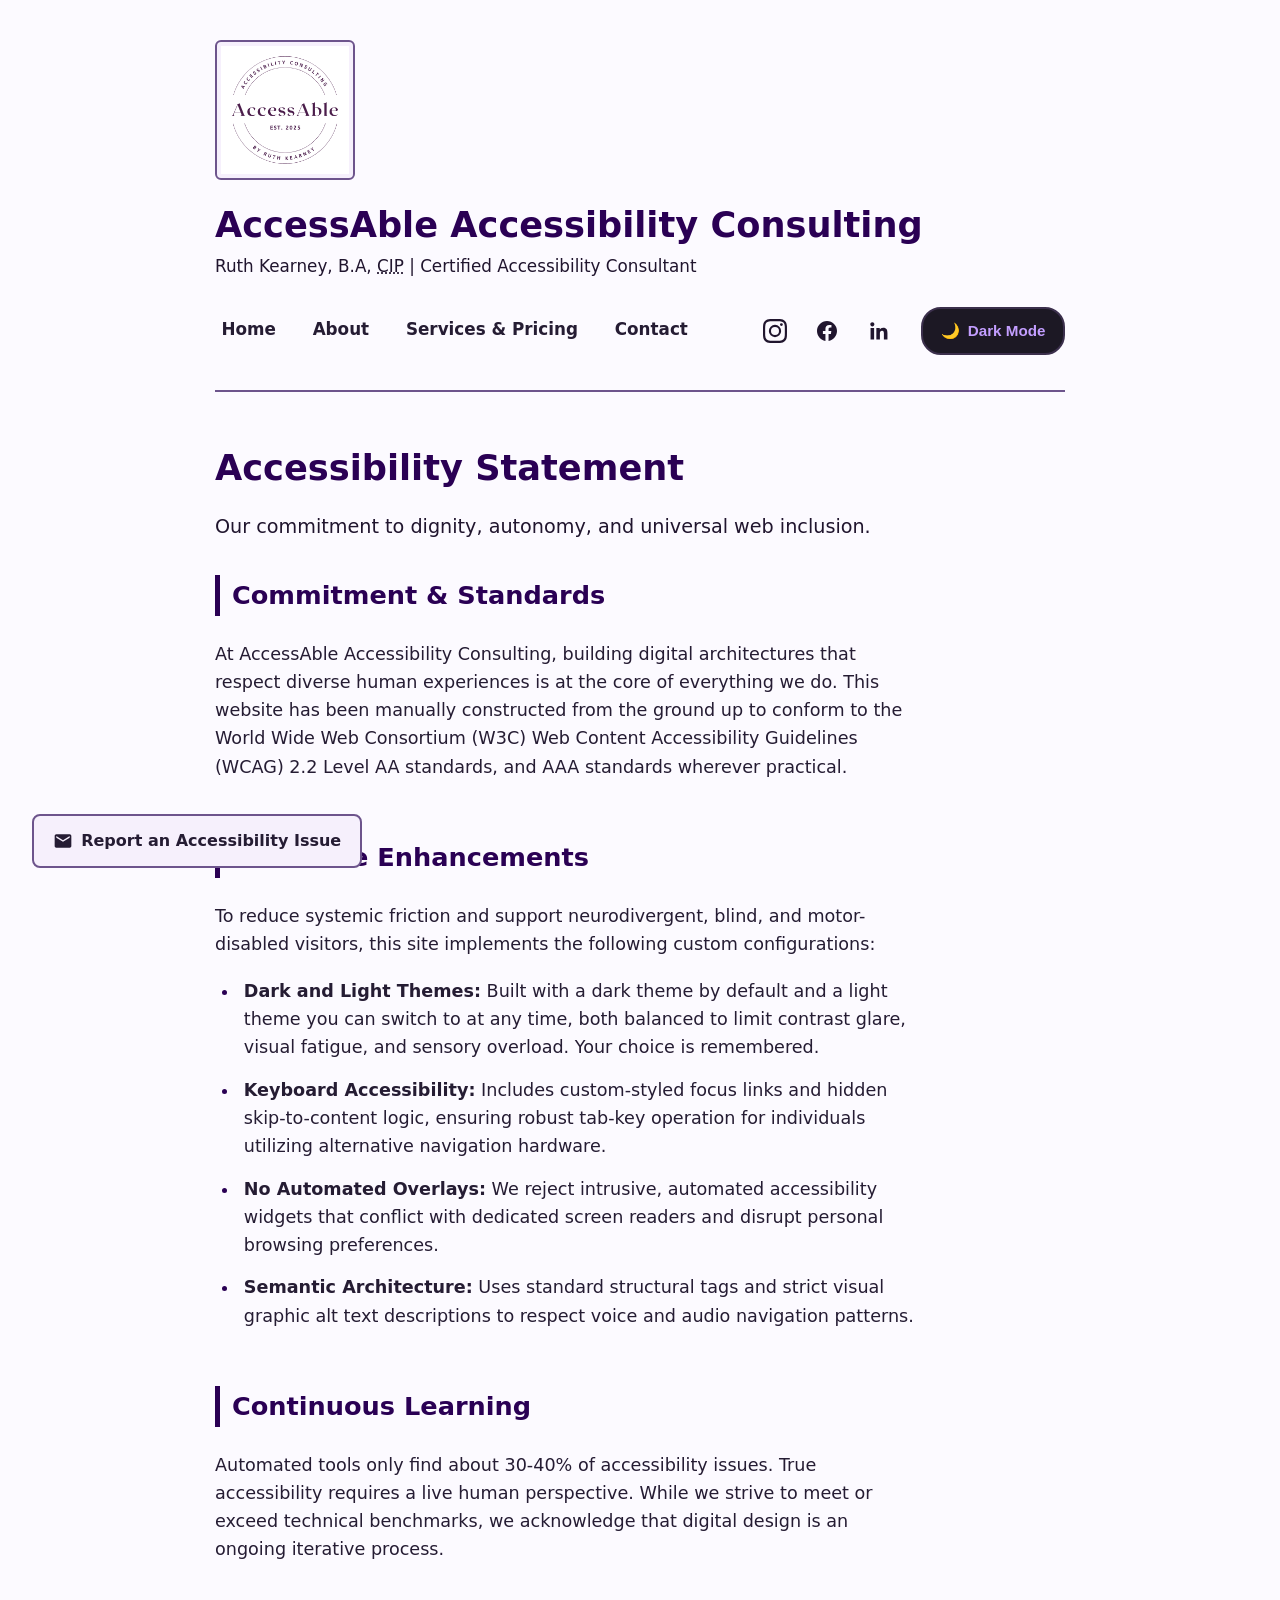
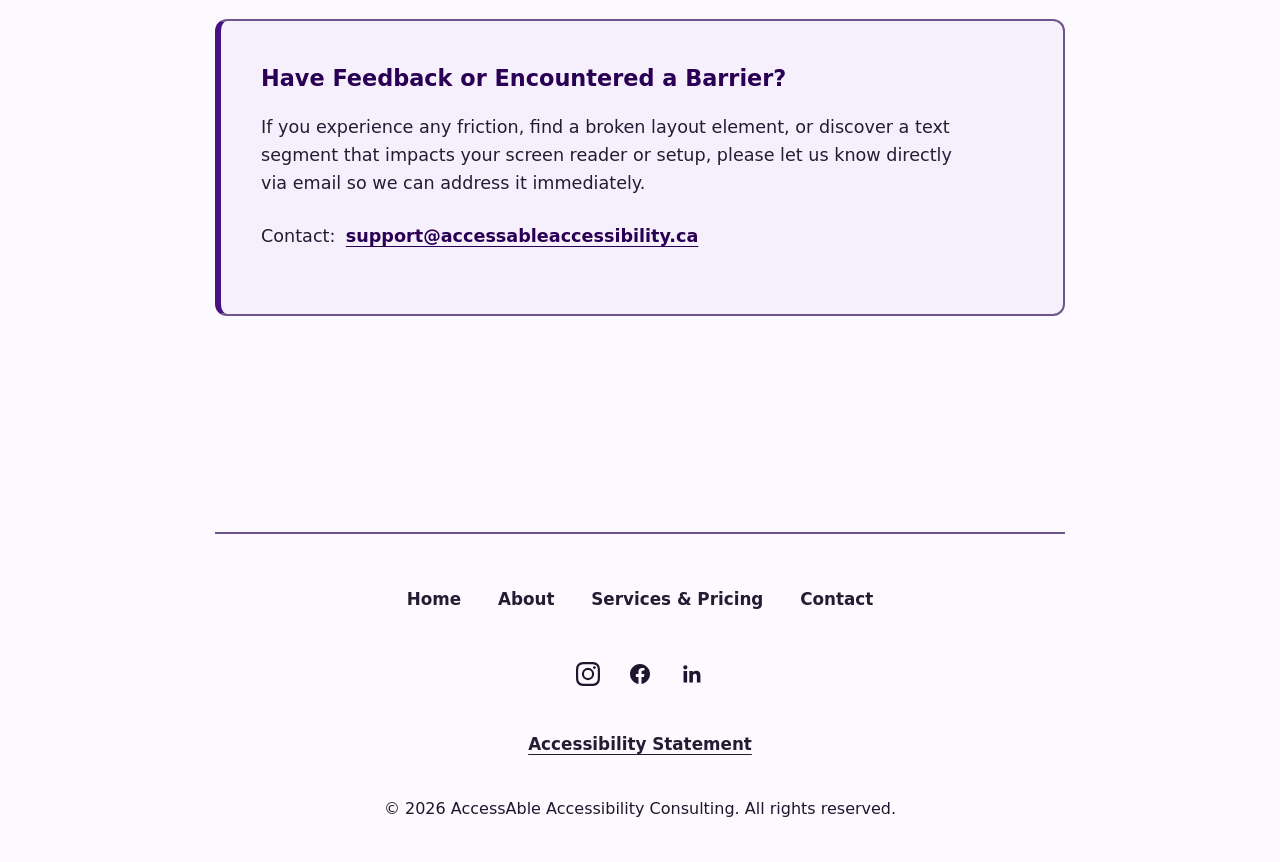
<file: accessibility.html>
<!DOCTYPE html>
<html lang="en">
<head>
    <meta charset="UTF-8">
    <meta name="viewport" content="width=device-width, initial-scale=1.0">
    <title>Accessibility Statement | AccessAble Accessibility Consulting</title>
    <link rel="stylesheet" href="style.css">
</head>
<body>

    <a href="#main-content" id="skip-link-global" class="skip-link">Skip to main content</a>

    <header>
        <div class="header-brand">
            <a href="index.html" id="brandLogoContainer" class="logo-link" aria-label="AccessAble Accessibility Consulting - Home">
                <img src="images/logo.png" alt="AccessAble Consulting Logo" class="header-logo" id="brandLogoImg">
            </a>

            <div class="brand-text">
                <span class="brand-title">AccessAble Accessibility Consulting</span>
                <span class="brand-subtitle">Ruth Kearney, B.A, <abbr title="Chartered Insurance Professional">CIP</abbr> | Certified Accessibility Consultant</span>
            </div>
        </div>

        <div class="nav-container">
            <nav aria-label="Main Navigation">
                <ul>
                    <li><a href="index.html">Home</a></li>
                    <li><a href="about.html">About</a></li>
                    <li><a href="services.html">Services & Pricing</a></li>
                    <li><a href="contact.html">Contact</a></li>
                </ul>
            </nav>

            <div class="header-actions-area">
                <div class="social-group" aria-label="Social Media Profiles">
                    <a href="https://www.instagram.com/accessableaccessibility/" class="social-link" aria-label="Visit our Instagram profile">
                        <svg class="brand-icon" viewBox="0 0 24 24" aria-hidden="true" focusable="false"><path d="M12 2.163c3.204 0 3.584.012 4.85.07 3.252.148 4.771 1.691 4.919 4.919.058 1.265.069 1.645.069 4.849 0 3.205-.012 3.584-.069 4.849-.149 3.225-1.664 4.771-4.919 4.919-1.266.058-1.644.07-4.85.07-3.204 0-3.584-.012-4.849-.07-3.26-.149-4.771-1.699-4.919-4.92-.058-1.265-.07-1.644-.07-4.849 0-3.204.013-3.583.07-4.849.149-3.227 1.664-4.771 4.919-4.919 1.266-.057 1.645-.069 4.849-.069zM12 0C8.741 0 8.333.014 7.053.072 2.695.272.273 2.69.073 7.051.014 8.333 0 8.741 0 12c0 3.259.014 3.668.072 4.948.2 4.358 2.618 6.78 6.98 6.98 1.281.058 1.689.072 4.948.072 3.259 0 3.668-.014 4.948-.072 4.354-.2 6.782-2.618 6.979-6.98.059-1.28.073-1.689.073-4.948 0-3.259-.014-3.667-.072-4.947-.196-4.354-2.617-6.78-6.979-6.98C15.668.014 15.259 0 12 0zm0 5.838a6.162 6.162 0 100 12.324 6.162 6.162 0 000-12.324zM12 16a4 4 0 110-8 4 4 0 010 8zm6.406-11.845a1.44 1.44 0 100 2.881 1.44 1.44 0 000-2.881z"/></svg>
                    <span class="visually-hidden">Instagram</span>
                </a>
                <a href="https://www.facebook.com/profile.php?id=61587194308628" class="social-link" aria-label="Visit our Facebook page">
                    <svg class="brand-icon" viewBox="0 0 24 24" aria-hidden="true" focusable="false"><path d="M22 12c0-5.523-4.477-10-10-10S2 6.477 2 12c0 4.991 3.657 9.128 8.438 9.878v-6.987h-2.54V12h2.54V9.797c0-2.506 1.492-3.89 3.777-3.89 1.094 0 2.238.195 2.238.195v2.46h-1.26c-1.243 0-1.63.771-1.63 1.562V12h2.773l-.443 2.89h-2.33v6.988C18.343 21.128 22 16.991 22 12z"/></svg>
                    <span class="visually-hidden">Facebook</span>
                </a>
                <a href="https://www.linkedin.com/in/ruth-kearney-02051a6a" class="social-link" aria-label="Visit our LinkedIn profile">
                    <svg class="brand-icon" viewBox="0 0 24 24" aria-hidden="true" focusable="false"><path d="M20.447 20.452h-3.554v-5.569c0-1.328-.027-3.037-1.852-3.037-1.853 0-2.136 1.445-2.136 2.939v5.667H9.351V9h3.414v1.561h.046c.477-.9 1.637-1.85 3.37-1.85 3.601 0 4.267 2.37 4.267 5.455v6.286zM5.337 7.433c-1.144 0-2.063-.926-2.063-2.065 0-1.138.92-2.063 2.063-2.063 1.14 0 2.064.925 2.064 2.063 0 1.139-.925 2.065-2.064 2.065zm1.782 13.019H3.555V9h3.564v11.452z"/></svg>
                    <span class="visually-hidden">LinkedIn</span>
                </a>
            </div>

                <button id="themeToggle" class="theme-toggle-btn" aria-label="Light Mode (switch to light theme)">
                    <span id="themeToggleIcon" aria-hidden="true">☀️</span>
                    <span id="themeToggleText">Light Mode</span>
                </button>
            </div>
        </div>
    </header>

    <div class="consistent-help-panel" aria-label="Help Options">
        <a href="accessibility.html" class="consistent-help-link">
            <svg class="consistent-help-icon" viewBox="0 0 24 24" aria-hidden="true" focusable="false">
                <path d="M20 4H4c-1.1 0-1.99.9-1.99 2L2 18c0 1.1.9 2 2 2h16c1.1 0 2-.9 2-2V6c0-1.1-.9-2-2-2zm0 4l-8 5-8-5V6l8 5 8-5v2z"/>
            </svg>
            Report an Accessibility Issue
        </a>
    </div>

    <main id="main-content" tabindex="-1">
        <h1 class="page-title">Accessibility Statement</h1>
        <p class="section-intro">Our commitment to dignity, autonomy, and universal web inclusion.</p>

        <section class="home-section" aria-labelledby="commitment-heading">
            <h2 id="commitment-heading">Commitment &amp; Standards</h2>
            <p>At AccessAble Accessibility Consulting, building digital architectures that respect diverse human experiences is at the core of everything we do. This website has been manually constructed from the ground up to conform to the World Wide Web Consortium (W3C) Web Content Accessibility Guidelines (WCAG) 2.2 Level AA standards, and AAA standards wherever practical.</p>
        </section>

        <section class="home-section" aria-labelledby="enhancements-heading">
            <h2 id="enhancements-heading">Proactive Enhancements</h2>
            <p>To reduce systemic friction and support neurodivergent, blind, and motor-disabled visitors, this site implements the following custom configurations:</p>
            <ul class="statement-list">
                <li><strong>Dark and Light Themes:</strong> Built with a dark theme by default and a light theme you can switch to at any time, both balanced to limit contrast glare, visual fatigue, and sensory overload. Your choice is remembered.</li>
                <li><strong>Keyboard Accessibility:</strong> Includes custom-styled focus links and hidden skip-to-content logic, ensuring robust tab-key operation for individuals utilizing alternative navigation hardware.</li>
                <li><strong>No Automated Overlays:</strong> We reject intrusive, automated accessibility widgets that conflict with dedicated screen readers and disrupt personal browsing preferences.</li>
                <li><strong>Semantic Architecture:</strong> Uses standard structural tags and strict visual graphic alt text descriptions to respect voice and audio navigation patterns.</li>
            </ul>
        </section>

        <section class="home-section" aria-labelledby="learning-heading">
            <h2 id="learning-heading">Continuous Learning</h2>
            <p>Automated tools only find about 30-40% of accessibility issues. True accessibility requires a live human perspective. While we strive to meet or exceed technical benchmarks, we acknowledge that digital design is an ongoing iterative process.</p>

            <div class="feature-card">
                <h3>Have Feedback or Encountered a Barrier?</h3>
                <p>If you experience any friction, find a broken layout element, or discover a text segment that impacts your screen reader or setup, please let us know directly via email so we can address it immediately.</p>
                <p>Contact: <a href="mailto:support@accessableaccessibility.ca" class="cta-fallback-link">support@accessableaccessibility.ca</a></p>
            </div>
        </section>
    </main>

    <button id="backToTopBtn" class="back-to-top" aria-label="Back to top" onclick="scrollToTop()">
        &uarr; Top
    </button>

    <footer class="site-footer">
        <div class="footer-content-wrapper">
            <nav class="footer-primary-nav" aria-label="Footer Navigation">
                <ul>
                    <li><a href="index.html">Home</a></li>
                    <li><a href="about.html">About</a></li>
                    <li><a href="services.html">Services & Pricing</a></li>
                    <li><a href="contact.html">Contact</a></li>
                </ul>
            </nav>

            <div class="footer-social-group" aria-label="Footer Social Links">
                <a href="https://www.instagram.com/accessableaccessibility/" class="social-link" aria-label="Visit our Instagram profile">
                    <svg class="brand-icon" viewBox="0 0 24 24" aria-hidden="true" focusable="false"><path d="M12 2.163c3.204 0 3.584.012 4.85.07 3.252.148 4.771 1.691 4.919 4.919.058 1.265.069 1.645.069 4.849 0 3.205-.012 3.584-.069 4.849-.149 3.225-1.664 4.771-4.919 4.919-1.266.058-1.644.07-4.85.07-3.204 0-3.584-.012-4.849-.07-3.26-.149-4.771-1.699-4.919-4.92-.058-1.265-.07-1.644-.07-4.849 0-3.204.013-3.583.07-4.849.149-3.227 1.664-4.771 4.919-4.919 1.266-.057 1.645-.069 4.849-.069zM12 0C8.741 0 8.333.014 7.053.072 2.695.272.273 2.69.073 7.051.014 8.333 0 8.741 0 12c0 3.259.014 3.668.072 4.948.2 4.358 2.618 6.78 6.98 6.98 1.281.058 1.689.072 4.948.072 3.259 0 3.668-.014 4.948-.072 4.354-.2 6.782-2.618 6.979-6.98.059-1.28.073-1.689.073-4.948 0-3.259-.014-3.667-.072-4.947-.196-4.354-2.617-6.78-6.979-6.98C15.668.014 15.259 0 12 0zm0 5.838a6.162 6.162 0 100 12.324 6.162 6.162 0 000-12.324zM12 16a4 4 0 110-8 4 4 0 010 8zm6.406-11.845a1.44 1.44 0 100 2.881 1.44 1.44 0 000-2.881z"/></svg>
                    <span class="visually-hidden">Instagram</span>
                </a>
                <a href="https://www.facebook.com/profile.php?id=61587194308628" class="social-link" aria-label="Visit our Facebook page">
                    <svg class="brand-icon" viewBox="0 0 24 24" aria-hidden="true" focusable="false"><path d="M22 12c0-5.523-4.477-10-10-10S2 6.477 2 12c0 4.991 3.657 9.128 8.438 9.878v-6.987h-2.54V12h2.54V9.797c0-2.506 1.492-3.89 3.777-3.89 1.094 0 2.238.195 2.238.195v2.46h-1.26c-1.243 0-1.63.771-1.63 1.562V12h2.773l-.443 2.89h-2.33v6.988C18.343 21.128 22 16.991 22 12z"/></svg>
                    <span class="visually-hidden">Facebook</span>
                </a>
                <a href="https://www.linkedin.com/in/ruth-kearney-02051a6a" class="social-link" aria-label="Visit our LinkedIn profile">
                    <svg class="brand-icon" viewBox="0 0 24 24" aria-hidden="true" focusable="false"><path d="M20.447 20.452h-3.554v-5.569c0-1.328-.027-3.037-1.852-3.037-1.853 0-2.136 1.445-2.136 2.939v5.667H9.351V9h3.414v1.561h.046c.477-.9 1.637-1.85 3.37-1.85 3.601 0 4.267 2.37 4.267 5.455v6.286zM5.337 7.433c-1.144 0-2.063-.926-2.063-2.065 0-1.138.92-2.063 2.063-2.063 1.14 0 2.064.925 2.064 2.063 0 1.139-.925 2.065-2.064 2.065zm1.782 13.019H3.555V9h3.564v11.452z"/></svg>
                    <span class="visually-hidden">LinkedIn</span>
                </a>
            </div>

            <div class="footer-statement-row">
                <a href="accessibility.html" class="footer-statement-link" aria-current="page">Accessibility Statement</a>
            </div>

            <p class="footer-copyright-text">&copy; 2026 AccessAble Accessibility Consulting. All rights reserved.</p>
        </div>
    </footer>

    <script>
        document.addEventListener('DOMContentLoaded', function() {
            const brandLogoImg = document.getElementById('brandLogoImg');
            const brandLogoContainer = document.getElementById('brandLogoContainer');

            if (brandLogoImg && brandLogoContainer) {
                brandLogoImg.addEventListener('error', function() {
                    const textualFallback = document.createElement('span');
                    textualFallback.style.fontWeight = '800';
                    textualFallback.style.fontSize = '1.3rem';
                    textualFallback.style.color = 'var(--text-brand)';
                    textualFallback.style.display = 'inline-block';
                    textualFallback.textContent = 'AccessAble Home';

                    brandLogoContainer.appendChild(textualFallback);
                });
            }

            const backToTopBtn = document.getElementById("backToTopBtn");

            window.onscroll = function() {
                if (document.body.scrollTop > 250 || document.documentElement.scrollTop > 250) {
                    backToTopBtn.style.display = "inline-flex";
                    setTimeout(() => {
                        backToTopBtn.classList.add("visible");
                    }, 10);
                } else {
                    backToTopBtn.classList.remove("visible");
                    backToTopBtn.addEventListener('transitionend', function handler(e) {
                        if (!backToTopBtn.classList.contains('visible')) {
                            backToTopBtn.style.display = "none";
                        }
                        backToTopBtn.removeEventListener('transitionend', handler);
                    });
                }
            };

            const themeToggleBtn = document.getElementById('themeToggle');
            const themeToggleIcon = document.getElementById('themeToggleIcon');
            const themeToggleText = document.getElementById('themeToggleText');

            const currentTheme = localStorage.getItem('theme') || (window.matchMedia('(prefers-color-scheme: light)').matches ? 'light' : 'dark');

            if (currentTheme === 'light') {
                document.documentElement.setAttribute('data-theme', 'light');
                updateToggleUI('light');
            } else {
                document.documentElement.setAttribute('data-theme', 'dark');
                updateToggleUI('dark');
            }

            themeToggleBtn.addEventListener('click', () => {
                let theme = document.documentElement.getAttribute('data-theme');
                if (theme === 'dark') {
                    document.documentElement.setAttribute('data-theme', 'light');
                    localStorage.setItem('theme', 'light');
                    updateToggleUI('light');
                } else {
                    document.documentElement.setAttribute('data-theme', 'dark');
                    localStorage.setItem('theme', 'dark');
                    updateToggleUI('dark');
                }
            });

            function updateToggleUI(theme) {
                if (theme === 'light') {
                    themeToggleIcon.textContent = '🌙';
                    themeToggleText.textContent = 'Dark Mode';
                    themeToggleBtn.setAttribute('aria-label', 'Dark Mode (switch to dark theme)');
                } else {
                    themeToggleIcon.textContent = '☀️';
                    themeToggleText.textContent = 'Light Mode';
                    themeToggleBtn.setAttribute('aria-label', 'Light Mode (switch to light theme)');
                }
            }
        });

        // Strict focus tracking skip utility
        function scrollToTop() {
            window.scrollTo({
                top: 0,
                behavior: window.matchMedia('(prefers-reduced-motion: reduce)').matches ? 'auto' : 'smooth'
            });

            const topFocusTarget = document.getElementById('skip-link-global');
            if (topFocusTarget) {
                if ('requestAnimationFrame' in window) {
                    requestAnimationFrame(() => {
                        setTimeout(() => topFocusTarget.focus(), 150);
                    });
                } else {
                    setTimeout(() => topFocusTarget.focus(), 300);
                }
            }
        }
    </script>
</body>
</html>
</file>
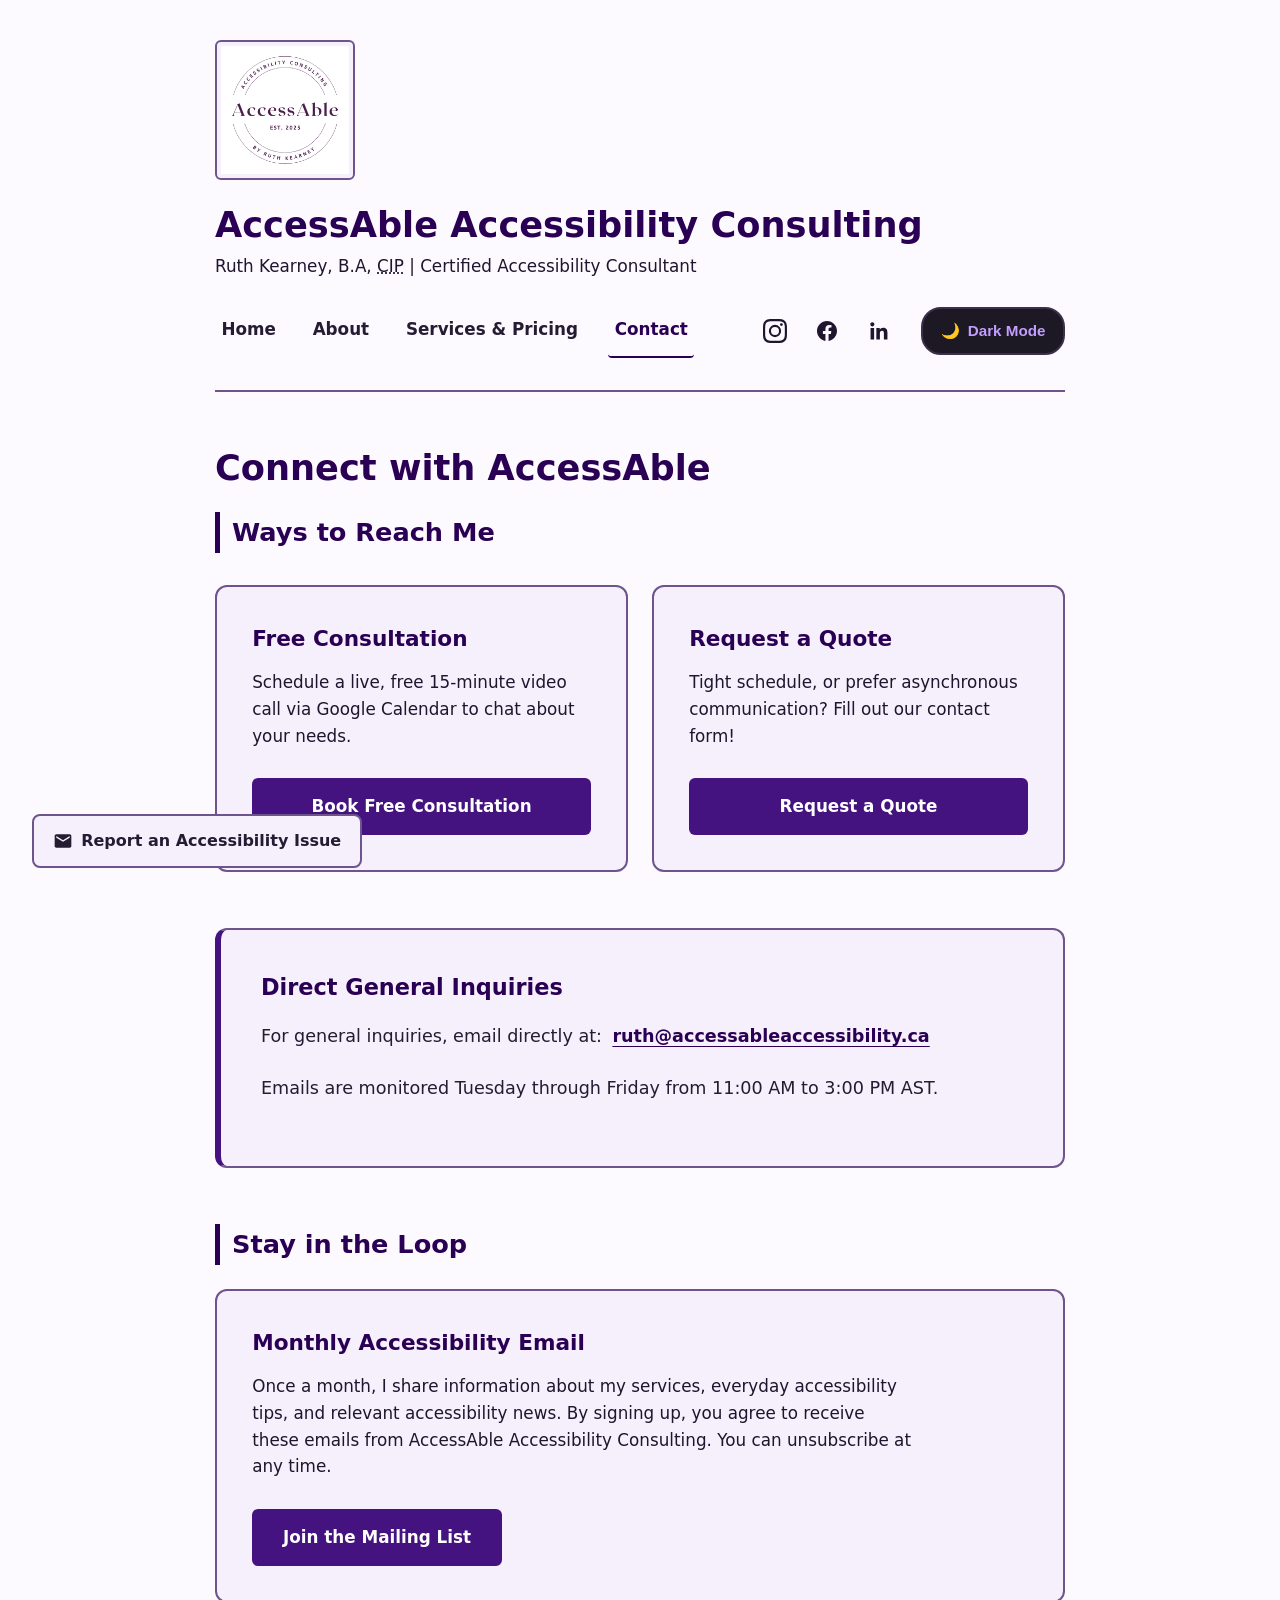
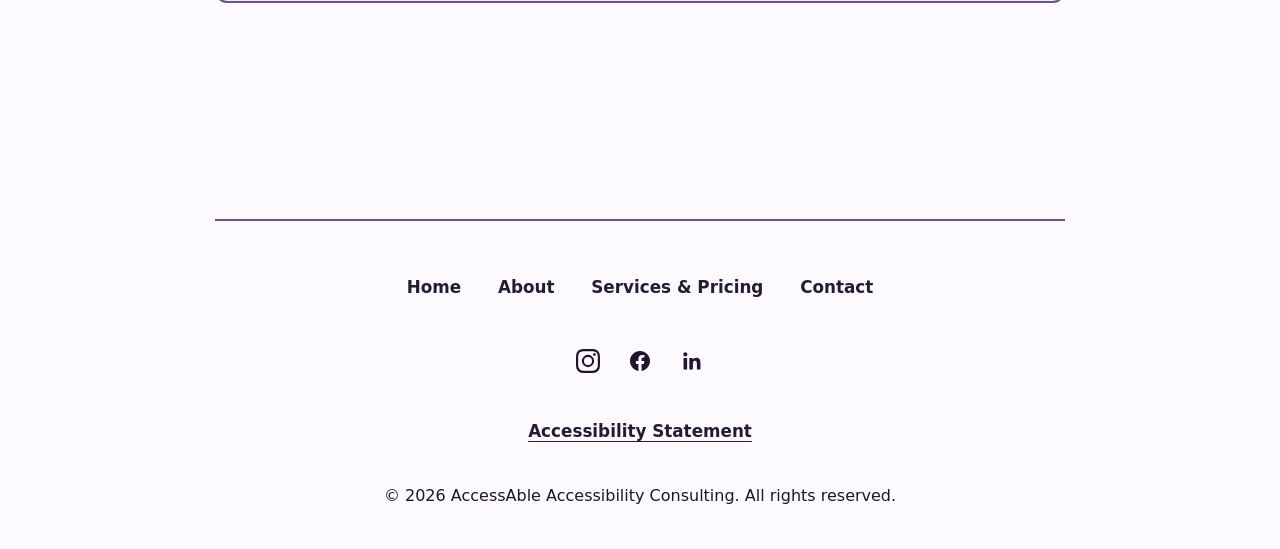
<file: contact.html>
<!DOCTYPE html>
<html lang="en">
<head>
    <meta charset="UTF-8">
    <meta name="viewport" content="width=device-width, initial-scale=1.0">
    <title>Contact | AccessAble Accessibility Consulting</title>
    <link rel="stylesheet" href="style.css">
</head>
<body>

    <a href="#main-content" id="skip-link-global" class="skip-link">Skip to main content</a>

    <header>
        <div class="header-brand">
            <a href="index.html" id="brandLogoContainer" class="logo-link" aria-label="AccessAble Accessibility Consulting - Home">
                <img src="images/logo.png" alt="AccessAble Consulting Logo" class="header-logo" id="brandLogoImg">
            </a>

            <div class="brand-text">
                <span class="brand-title">AccessAble Accessibility Consulting</span>
                <span class="brand-subtitle">Ruth Kearney, B.A, <abbr title="Chartered Insurance Professional">CIP</abbr> | Certified Accessibility Consultant</span>
            </div>
        </div>

        <div class="nav-container">
            <nav aria-label="Main Navigation">
                <ul>
                    <li><a href="index.html">Home</a></li>
                    <li><a href="about.html">About</a></li>
                    <li><a href="services.html">Services & Pricing</a></li>
                    <li><a href="contact.html" class="active" aria-current="page">Contact</a></li>
                </ul>
            </nav>

            <div class="header-actions-area">
                <div class="social-group" aria-label="Social Media Profiles">
                    <a href="https://www.instagram.com/accessableaccessibility/" class="social-link" aria-label="Visit our Instagram profile">
                        <svg class="brand-icon" viewBox="0 0 24 24" aria-hidden="true" focusable="false"><path d="M12 2.163c3.204 0 3.584.012 4.85.07 3.252.148 4.771 1.691 4.919 4.919.058 1.265.069 1.645.069 4.849 0 3.205-.012 3.584-.069 4.849-.149 3.225-1.664 4.771-4.919 4.919-1.266.058-1.644.07-4.85.07-3.204 0-3.584-.012-4.849-.07-3.26-.149-4.771-1.699-4.919-4.92-.058-1.265-.07-1.644-.07-4.849 0-3.204.013-3.583.07-4.849.149-3.227 1.664-4.771 4.919-4.919 1.266-.057 1.645-.069 4.849-.069zM12 0C8.741 0 8.333.014 7.053.072 2.695.272.273 2.69.073 7.051.014 8.333 0 8.741 0 12c0 3.259.014 3.668.072 4.948.2 4.358 2.618 6.78 6.98 6.98 1.281.058 1.689.072 4.948.072 3.259 0 3.668-.014 4.948-.072 4.354-.2 6.782-2.618 6.979-6.98.059-1.28.073-1.689.073-4.948 0-3.259-.014-3.667-.072-4.947-.196-4.354-2.617-6.78-6.979-6.98C15.668.014 15.259 0 12 0zm0 5.838a6.162 6.162 0 100 12.324 6.162 6.162 0 000-12.324zM12 16a4 4 0 110-8 4 4 0 010 8zm6.406-11.845a1.44 1.44 0 100 2.881 1.44 1.44 0 000-2.881z"/></svg>
                    <span class="visually-hidden">Instagram</span>
                </a>
                <a href="https://www.facebook.com/profile.php?id=61587194308628" class="social-link" aria-label="Visit our Facebook page">
                    <svg class="brand-icon" viewBox="0 0 24 24" aria-hidden="true" focusable="false"><path d="M22 12c0-5.523-4.477-10-10-10S2 6.477 2 12c0 4.991 3.657 9.128 8.438 9.878v-6.987h-2.54V12h2.54V9.797c0-2.506 1.492-3.89 3.777-3.89 1.094 0 2.238.195 2.238.195v2.46h-1.26c-1.243 0-1.63.771-1.63 1.562V12h2.773l-.443 2.89h-2.33v6.988C18.343 21.128 22 16.991 22 12z"/></svg>
                    <span class="visually-hidden">Facebook</span>
                </a>
                <a href="https://www.linkedin.com/in/ruth-kearney-02051a6a" class="social-link" aria-label="Visit our LinkedIn profile">
                    <svg class="brand-icon" viewBox="0 0 24 24" aria-hidden="true" focusable="false"><path d="M20.447 20.452h-3.554v-5.569c0-1.328-.027-3.037-1.852-3.037-1.853 0-2.136 1.445-2.136 2.939v5.667H9.351V9h3.414v1.561h.046c.477-.9 1.637-1.85 3.37-1.85 3.601 0 4.267 2.37 4.267 5.455v6.286zM5.337 7.433c-1.144 0-2.063-.926-2.063-2.065 0-1.138.92-2.063 2.063-2.063 1.14 0 2.064.925 2.064 2.063 0 1.139-.925 2.065-2.064 2.065zm1.782 13.019H3.555V9h3.564v11.452z"/></svg>
                    <span class="visually-hidden">LinkedIn</span>
                </a>
            </div>

                <button id="themeToggle" class="theme-toggle-btn" aria-label="Light Mode (switch to light theme)">
                    <span id="themeToggleIcon" aria-hidden="true">☀️</span>
                    <span id="themeToggleText">Light Mode</span>
                </button>
            </div>
        </div>
    </header>

    <div class="consistent-help-panel" aria-label="Help Options">
        <a href="accessibility.html" class="consistent-help-link">
            <svg class="consistent-help-icon" viewBox="0 0 24 24" aria-hidden="true" focusable="false">
                <path d="M20 4H4c-1.1 0-1.99.9-1.99 2L2 18c0 1.1.9 2 2 2h16c1.1 0 2-.9 2-2V6c0-1.1-.9-2-2-2zm0 4l-8 5-8-5V6l8 5 8-5v2z"/>
            </svg>
            Report an Accessibility Issue
        </a>
    </div>

    <main id="main-content" tabindex="-1">
        <h1 class="page-title">Connect with AccessAble</h1>
        <section class="home-section" aria-labelledby="contact-options-heading">
            <h2 id="contact-options-heading">Ways to Reach Me</h2>
            <div class="solutions-container">
                <div class="solution-card">
                    <div>
                        <h3>Free Consultation</h3>
                        <p>Schedule a live, free 15-minute video call via Google Calendar to chat about your needs.</p>
                    </div>
                    <a href="https://calendar.app.google/xUgXJCssR6XMGdk8A"
                       class="btn"
                       target="_blank"
                       rel="noopener noreferrer"
                       aria-label="Book Free Consultation (opens in a new tab)">
                        Book Free Consultation
                    </a>
                </div>

                <div class="solution-card">
                    <div>
                        <h3>Request a Quote</h3>
                        <p>Tight schedule, or prefer asynchronous communication? Fill out our contact form!</p>
                    </div>
                    <a href="https://docs.google.com/forms/d/e/1FAIpQLScbKb4CCIJ5krEg-ghoG_O-TSTOMvjk7x22Ctgcwlv14UPP6A/viewform?usp=header"
                       class="btn"
                       target="_blank"
                       rel="noopener noreferrer"
                       aria-label="Request a Quote (opens in a new tab)">
                        Request a Quote
                    </a>
                </div>
            </div>
        </section>

        <section class="home-section" aria-labelledby="direct-inquiries-heading">
            <div class="feature-card">
                <h3 id="direct-inquiries-heading">Direct General Inquiries</h3>
                <p>For general inquiries, email directly at: <a href="mailto:ruth@accessableaccessibility.ca" class="cta-fallback-link">ruth@accessableaccessibility.ca</a></p>
                <p>Emails are monitored Tuesday through Friday from 11:00 AM to 3:00 PM AST.</p>
            </div>
        </section>

        <section class="home-section" aria-labelledby="mailing-list-heading">
            <h2 id="mailing-list-heading">Stay in the Loop</h2>
            <div class="solution-card">
                <div>
                    <h3>Monthly Accessibility Email</h3>
                    <p>Once a month, I share information about my services, everyday accessibility tips, and relevant accessibility news. By signing up, you agree to receive these emails from AccessAble Accessibility Consulting. You can unsubscribe at any time.</p>
                </div>
                <a href="https://docs.google.com/forms/d/e/1FAIpQLSe3XT0eezI_vxA6xxGds7HwTjh56YcH5NUOxHHVLybGTCjuRA/viewform?usp=header"
                   class="btn btn-inline"
                   target="_blank"
                   rel="noopener noreferrer"
                   aria-label="Join the mailing list (opens in a new tab)">
                    Join the Mailing List
                </a>
            </div>
        </section>
    </main>

    <button id="backToTopBtn" class="back-to-top" aria-label="Back to top" onclick="scrollToTop()">
        &uarr; Top
    </button>

    <footer class="site-footer">
        <div class="footer-content-wrapper">
            <nav class="footer-primary-nav" aria-label="Footer Navigation">
                <ul>
                    <li><a href="index.html">Home</a></li>
                    <li><a href="about.html">About</a></li>
                    <li><a href="services.html">Services & Pricing</a></li>
                    <li><a href="contact.html">Contact</a></li>
                </ul>
            </nav>

            <div class="footer-social-group" aria-label="Footer Social Links">
                <a href="https://www.instagram.com/accessableaccessibility/" class="social-link" aria-label="Visit our Instagram profile">
                    <svg class="brand-icon" viewBox="0 0 24 24" aria-hidden="true" focusable="false"><path d="M12 2.163c3.204 0 3.584.012 4.85.07 3.252.148 4.771 1.691 4.919 4.919.058 1.265.069 1.645.069 4.849 0 3.205-.012 3.584-.069 4.849-.149 3.225-1.664 4.771-4.919 4.919-1.266.058-1.644.07-4.85.07-3.204 0-3.584-.012-4.849-.07-3.26-.149-4.771-1.699-4.919-4.92-.058-1.265-.07-1.644-.07-4.849 0-3.204.013-3.583.07-4.849.149-3.227 1.664-4.771 4.919-4.919 1.266-.057 1.645-.069 4.849-.069zM12 0C8.741 0 8.333.014 7.053.072 2.695.272.273 2.69.073 7.051.014 8.333 0 8.741 0 12c0 3.259.014 3.668.072 4.948.2 4.358 2.618 6.78 6.98 6.98 1.281.058 1.689.072 4.948.072 3.259 0 3.668-.014 4.948-.072 4.354-.2 6.782-2.618 6.979-6.98.059-1.28.073-1.689.073-4.948 0-3.259-.014-3.667-.072-4.947-.196-4.354-2.617-6.78-6.979-6.98C15.668.014 15.259 0 12 0zm0 5.838a6.162 6.162 0 100 12.324 6.162 6.162 0 000-12.324zM12 16a4 4 0 110-8 4 4 0 010 8zm6.406-11.845a1.44 1.44 0 100 2.881 1.44 1.44 0 000-2.881z"/></svg>
                    <span class="visually-hidden">Instagram</span>
                </a>
                <a href="https://www.facebook.com/profile.php?id=61587194308628" class="social-link" aria-label="Visit our Facebook page">
                    <svg class="brand-icon" viewBox="0 0 24 24" aria-hidden="true" focusable="false"><path d="M22 12c0-5.523-4.477-10-10-10S2 6.477 2 12c0 4.991 3.657 9.128 8.438 9.878v-6.987h-2.54V12h2.54V9.797c0-2.506 1.492-3.89 3.777-3.89 1.094 0 2.238.195 2.238.195v2.46h-1.26c-1.243 0-1.63.771-1.63 1.562V12h2.773l-.443 2.89h-2.33v6.988C18.343 21.128 22 16.991 22 12z"/></svg>
                    <span class="visually-hidden">Facebook</span>
                </a>
                <a href="https://www.linkedin.com/in/ruth-kearney-02051a6a" class="social-link" aria-label="Visit our LinkedIn profile">
                    <svg class="brand-icon" viewBox="0 0 24 24" aria-hidden="true" focusable="false"><path d="M20.447 20.452h-3.554v-5.569c0-1.328-.027-3.037-1.852-3.037-1.853 0-2.136 1.445-2.136 2.939v5.667H9.351V9h3.414v1.561h.046c.477-.9 1.637-1.85 3.37-1.85 3.601 0 4.267 2.37 4.267 5.455v6.286zM5.337 7.433c-1.144 0-2.063-.926-2.063-2.065 0-1.138.92-2.063 2.063-2.063 1.14 0 2.064.925 2.064 2.063 0 1.139-.925 2.065-2.064 2.065zm1.782 13.019H3.555V9h3.564v11.452z"/></svg>
                    <span class="visually-hidden">LinkedIn</span>
                </a>
            </div>

            <div class="footer-statement-row">
                <a href="accessibility.html" class="footer-statement-link">Accessibility Statement</a>
            </div>

            <p class="footer-copyright-text">&copy; 2026 AccessAble Accessibility Consulting. All rights reserved.</p>
        </div>
    </footer>

    <script>
        document.addEventListener('DOMContentLoaded', function() {
            const brandLogoImg = document.getElementById('brandLogoImg');
            const brandLogoContainer = document.getElementById('brandLogoContainer');

            if (brandLogoImg && brandLogoContainer) {
                brandLogoImg.addEventListener('error', function() {
                    const textualFallback = document.createElement('span');
                    textualFallback.style.fontWeight = '800';
                    textualFallback.style.fontSize = '1.3rem';
                    textualFallback.style.color = 'var(--text-brand)';
                    textualFallback.style.display = 'inline-block';
                    textualFallback.textContent = 'AccessAble Home';

                    brandLogoContainer.appendChild(textualFallback);
                });
            }

            const backToTopBtn = document.getElementById("backToTopBtn");

            window.onscroll = function() {
                if (document.body.scrollTop > 250 || document.documentElement.scrollTop > 250) {
                    backToTopBtn.style.display = "inline-flex";
                    setTimeout(() => {
                        backToTopBtn.classList.add("visible");
                    }, 10);
                } else {
                    backToTopBtn.classList.remove("visible");
                    backToTopBtn.addEventListener('transitionend', function handler(e) {
                        if (!backToTopBtn.classList.contains('visible')) {
                            backToTopBtn.style.display = "none";
                        }
                        backToTopBtn.removeEventListener('transitionend', handler);
                    });
                }
            };

            const themeToggleBtn = document.getElementById('themeToggle');
            const themeToggleIcon = document.getElementById('themeToggleIcon');
            const themeToggleText = document.getElementById('themeToggleText');

            const currentTheme = localStorage.getItem('theme') || (window.matchMedia('(prefers-color-scheme: light)').matches ? 'light' : 'dark');

            if (currentTheme === 'light') {
                document.documentElement.setAttribute('data-theme', 'light');
                updateToggleUI('light');
            } else {
                document.documentElement.setAttribute('data-theme', 'dark');
                updateToggleUI('dark');
            }

            themeToggleBtn.addEventListener('click', () => {
                let theme = document.documentElement.getAttribute('data-theme');
                if (theme === 'dark') {
                    document.documentElement.setAttribute('data-theme', 'light');
                    localStorage.setItem('theme', 'light');
                    updateToggleUI('light');
                } else {
                    document.documentElement.setAttribute('data-theme', 'dark');
                    localStorage.setItem('theme', 'dark');
                    updateToggleUI('dark');
                }
            });

            function updateToggleUI(theme) {
                if (theme === 'light') {
                    themeToggleIcon.textContent = '🌙';
                    themeToggleText.textContent = 'Dark Mode';
                    themeToggleBtn.setAttribute('aria-label', 'Dark Mode (switch to dark theme)');
                } else {
                    themeToggleIcon.textContent = '☀️';
                    themeToggleText.textContent = 'Light Mode';
                    themeToggleBtn.setAttribute('aria-label', 'Light Mode (switch to light theme)');
                }
            }
        });

        // Strict focus tracking skip utility
        function scrollToTop() {
            window.scrollTo({
                top: 0,
                behavior: window.matchMedia('(prefers-reduced-motion: reduce)').matches ? 'auto' : 'smooth'
            });

            const topFocusTarget = document.getElementById('skip-link-global');
            if (topFocusTarget) {
                if ('requestAnimationFrame' in window) {
                    requestAnimationFrame(() => {
                        setTimeout(() => topFocusTarget.focus(), 150);
                    });
                } else {
                    setTimeout(() => topFocusTarget.focus(), 300);
                }
            }
        }
    </script>
</body>
</html>
</file>
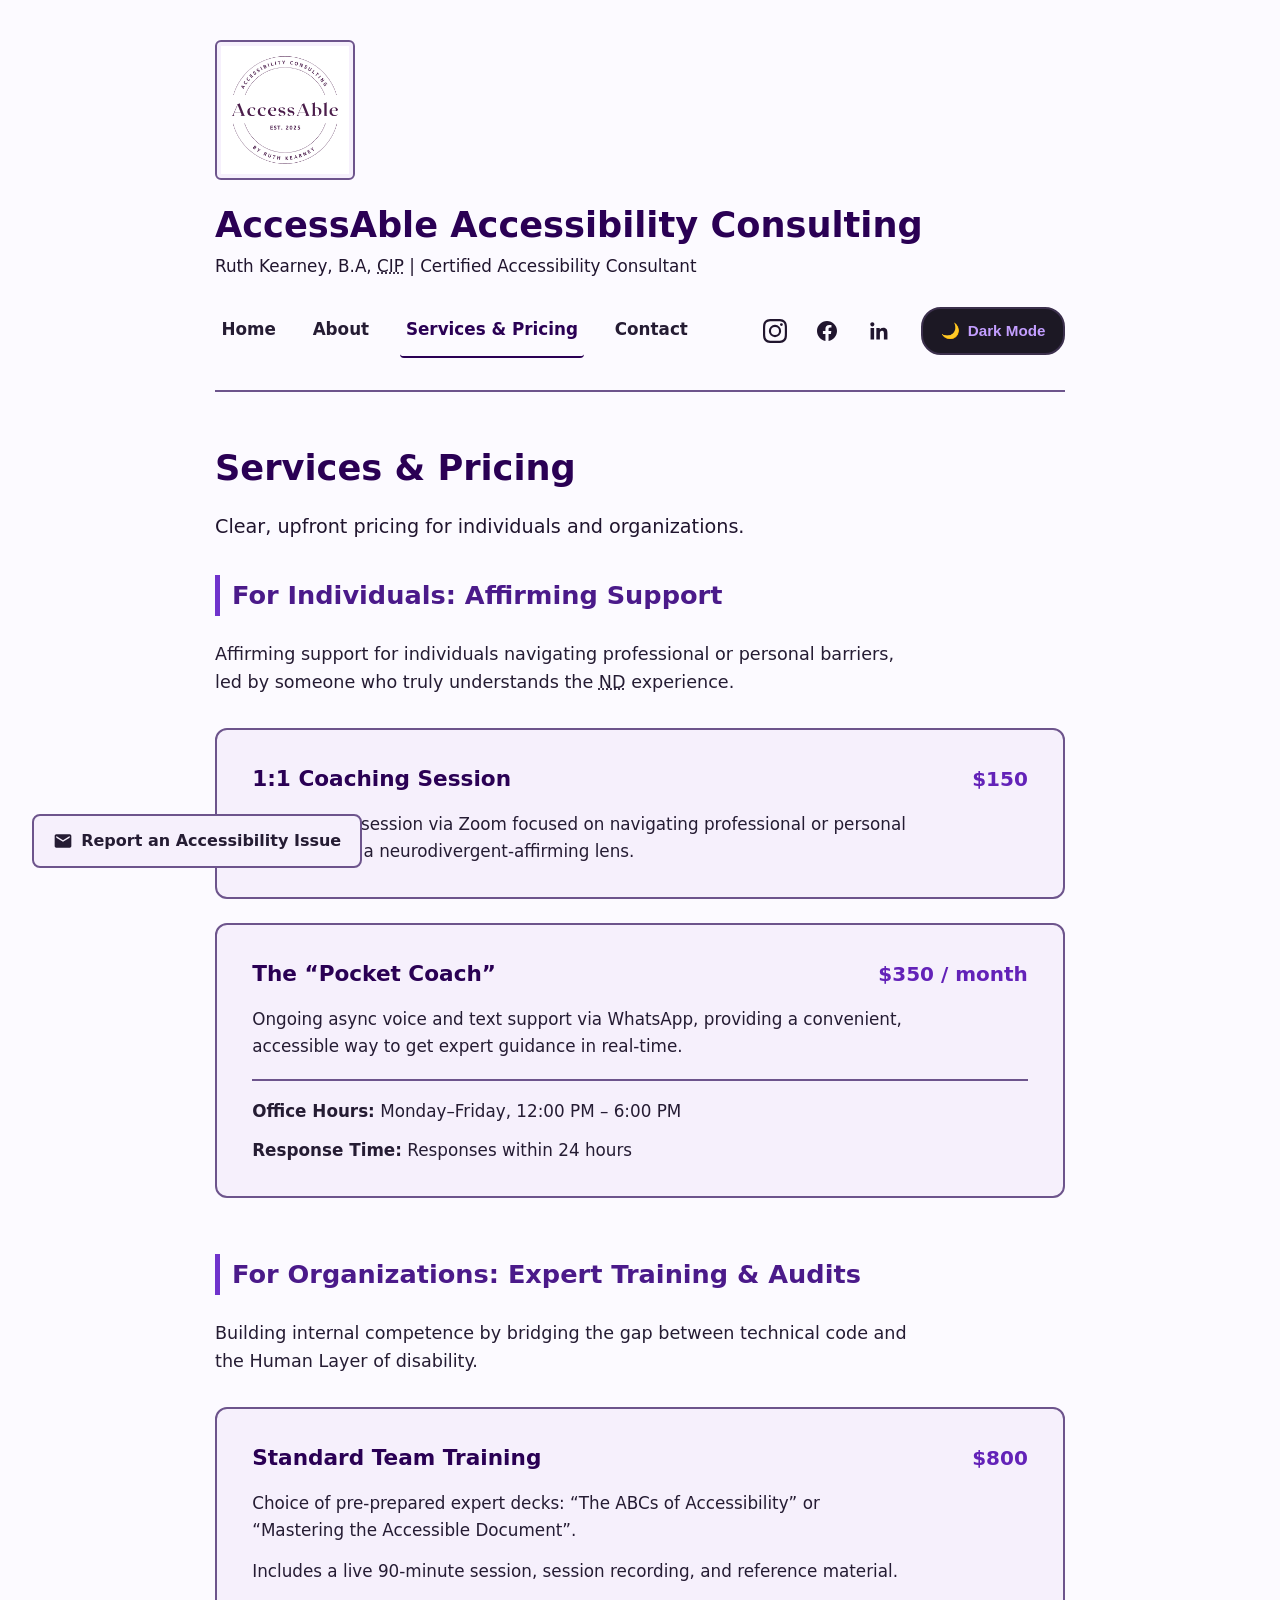
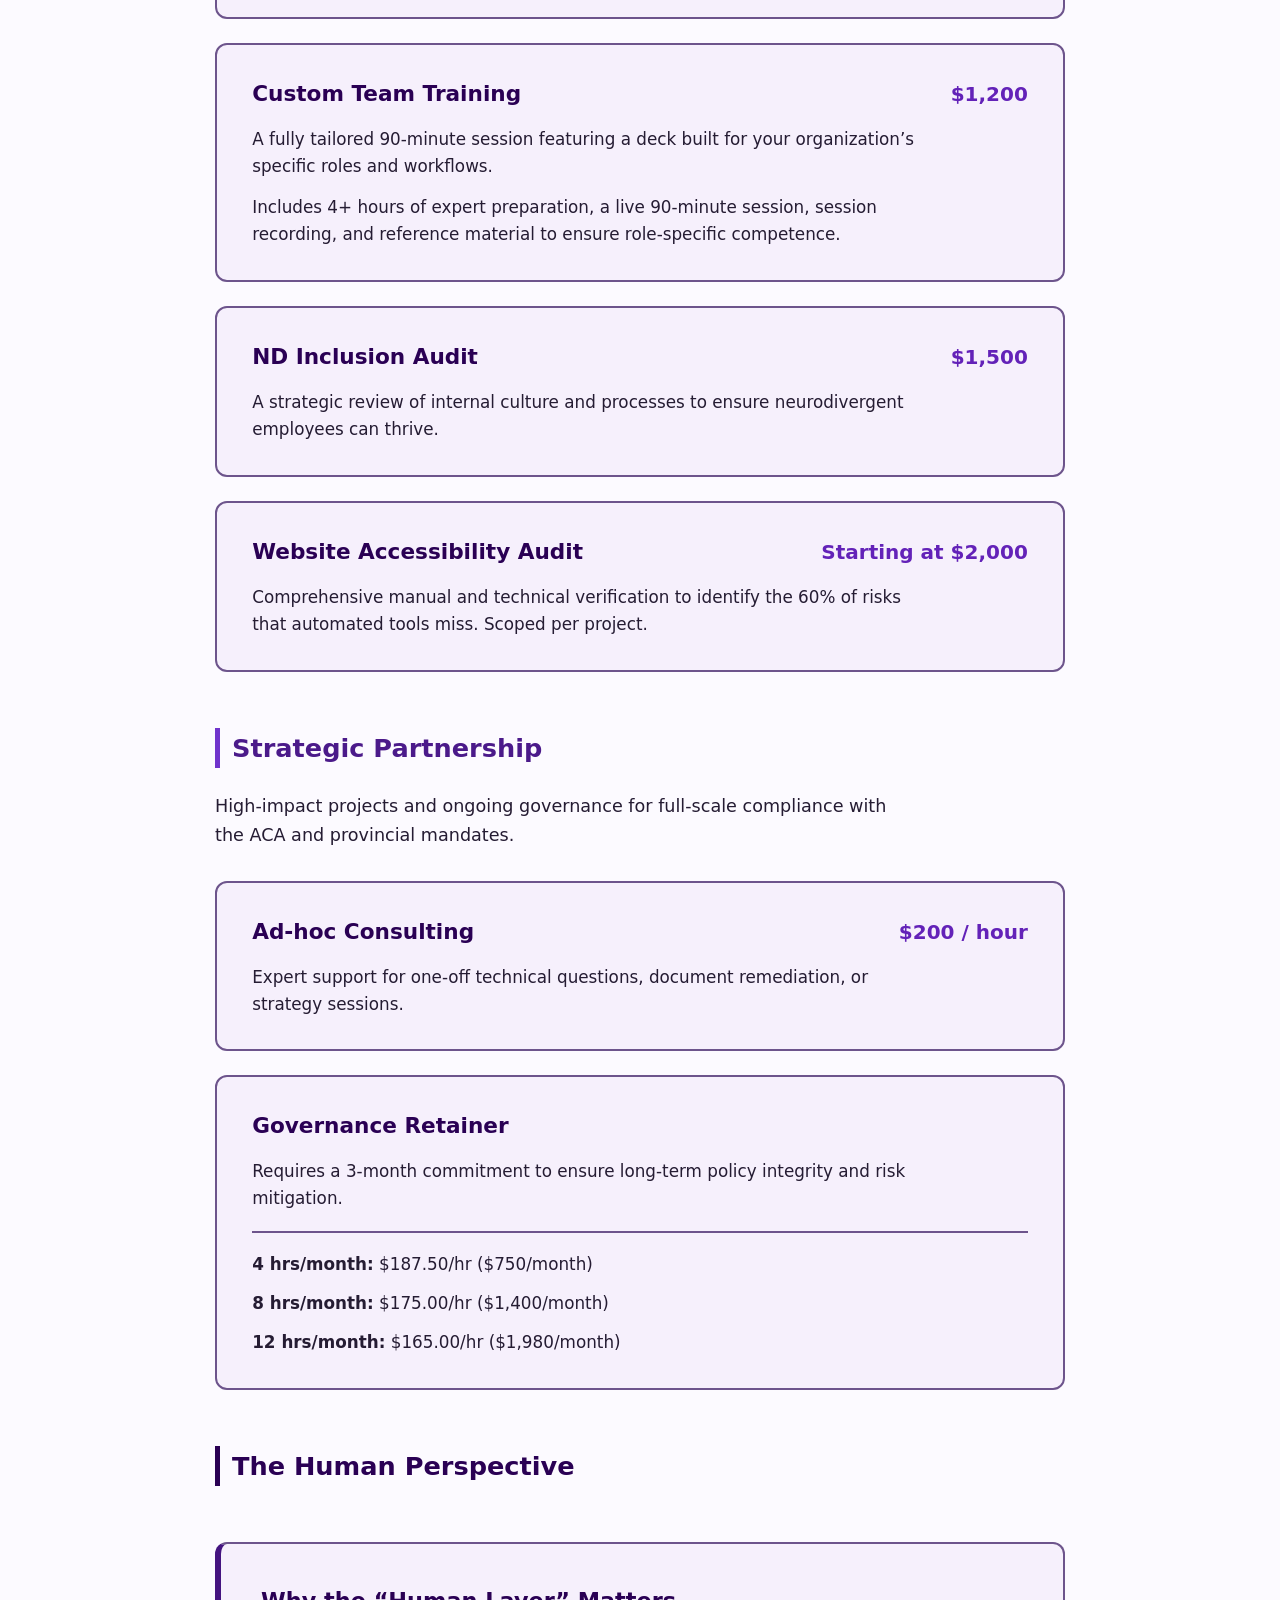
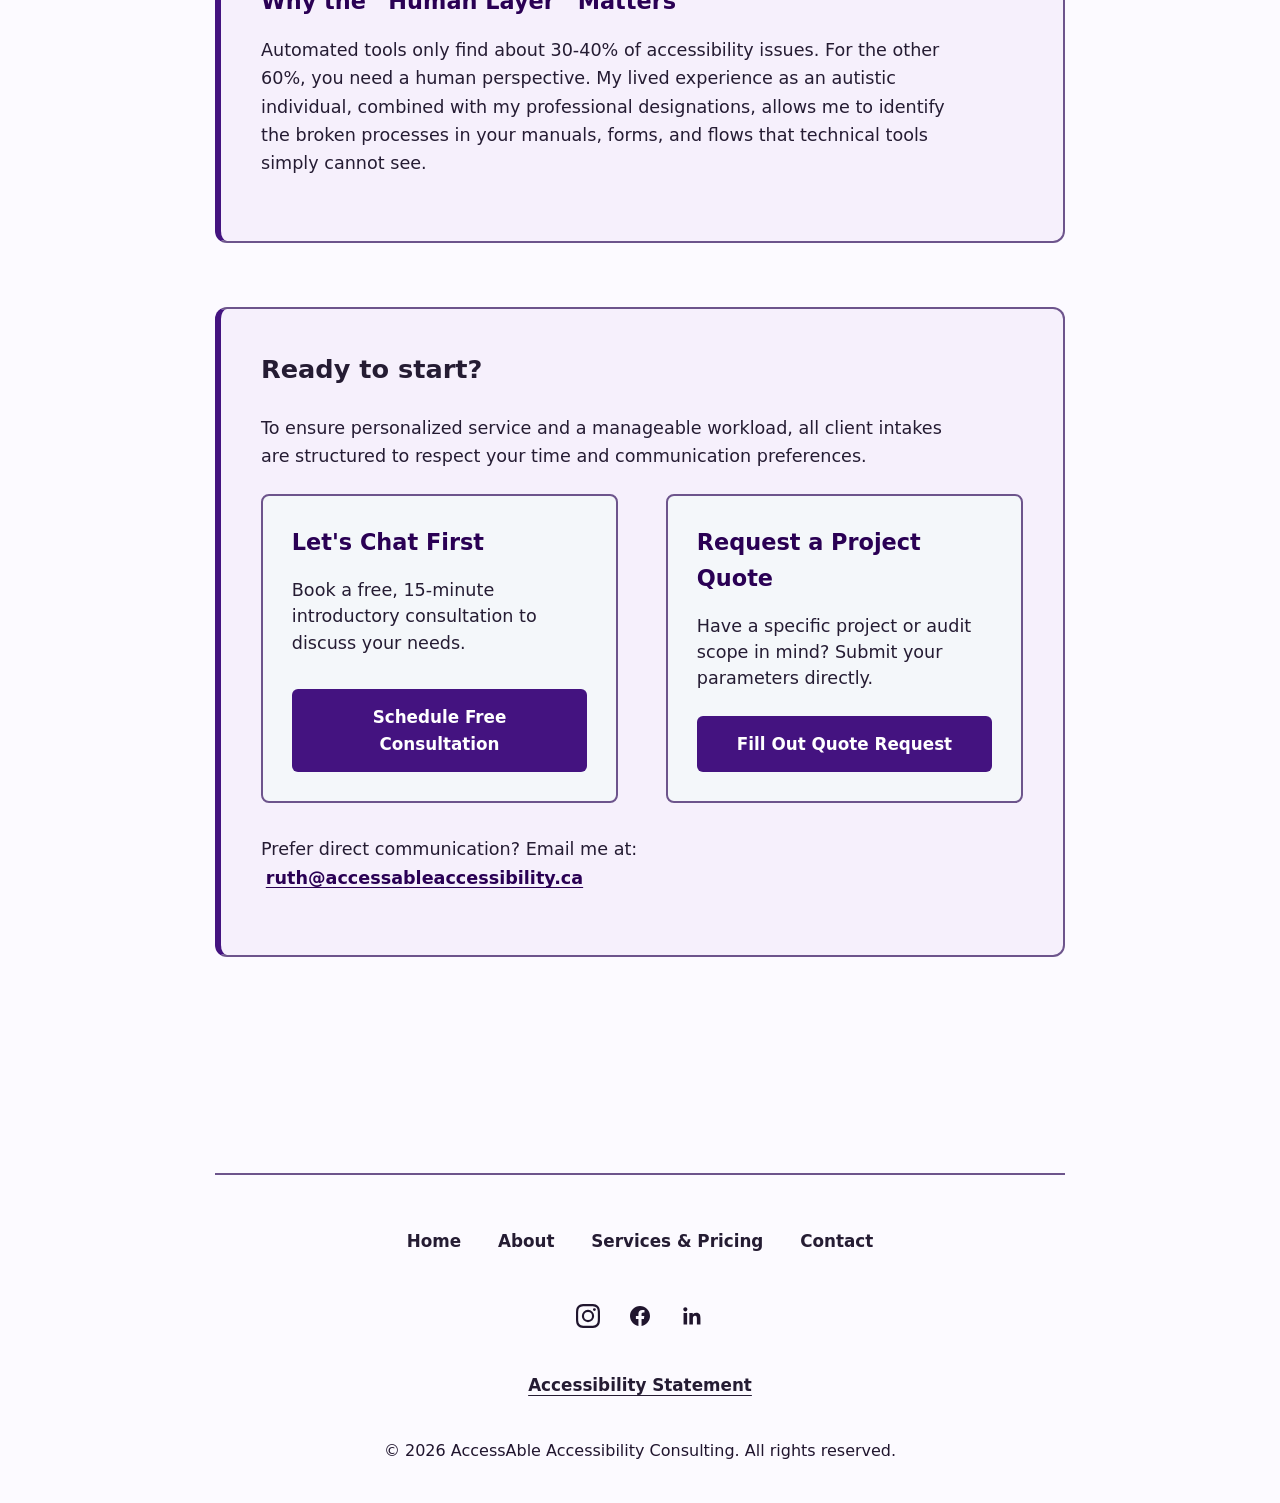
<file: services.html>
<!DOCTYPE html>
<html lang="en">
<head>
    <meta charset="UTF-8">
    <meta name="viewport" content="width=device-width, initial-scale=1.0">
    <title>Services &amp; Pricing | AccessAble Accessibility Consulting</title>
    <link rel="stylesheet" href="style.css">
</head>
<body>

    <a href="#main-content" id="skip-link-global" class="skip-link">Skip to main content</a>

    <header>
        <div class="header-brand">
            <a href="index.html" id="brandLogoContainer" class="logo-link" aria-label="AccessAble Accessibility Consulting - Home">
                <img src="images/logo.png" alt="AccessAble Consulting Logo" class="header-logo" id="brandLogoImg">
            </a>

            <div class="brand-text">
                <span class="brand-title">AccessAble Accessibility Consulting</span>
                <span class="brand-subtitle">Ruth Kearney, B.A, <abbr title="Chartered Insurance Professional">CIP</abbr> | Certified Accessibility Consultant</span>
            </div>
        </div>

        <div class="nav-container">
            <nav aria-label="Main Navigation">
                <ul>
                    <li><a href="index.html">Home</a></li>
                    <li><a href="about.html">About</a></li>
                    <li><a href="services.html" class="active" aria-current="page">Services & Pricing</a></li>
                    <li><a href="contact.html">Contact</a></li>
                </ul>
            </nav>

            <div class="header-actions-area">
                <div class="social-group" aria-label="Social Media Profiles">
                    <a href="https://www.instagram.com/accessableaccessibility/" class="social-link" aria-label="Visit our Instagram profile">
                        <svg class="brand-icon" viewBox="0 0 24 24" aria-hidden="true" focusable="false"><path d="M12 2.163c3.204 0 3.584.012 4.85.07 3.252.148 4.771 1.691 4.919 4.919.058 1.265.069 1.645.069 4.849 0 3.205-.012 3.584-.069 4.849-.149 3.225-1.664 4.771-4.919 4.919-1.266.058-1.644.07-4.85.07-3.204 0-3.584-.012-4.849-.07-3.26-.149-4.771-1.699-4.919-4.92-.058-1.265-.07-1.644-.07-4.849 0-3.204.013-3.583.07-4.849.149-3.227 1.664-4.771 4.919-4.919 1.266-.057 1.645-.069 4.849-.069zM12 0C8.741 0 8.333.014 7.053.072 2.695.272.273 2.69.073 7.051.014 8.333 0 8.741 0 12c0 3.259.014 3.668.072 4.948.2 4.358 2.618 6.78 6.98 6.98 1.281.058 1.689.072 4.948.072 3.259 0 3.668-.014 4.948-.072 4.354-.2 6.782-2.618 6.979-6.98.059-1.28.073-1.689.073-4.948 0-3.259-.014-3.667-.072-4.947-.196-4.354-2.617-6.78-6.979-6.98C15.668.014 15.259 0 12 0zm0 5.838a6.162 6.162 0 100 12.324 6.162 6.162 0 000-12.324zM12 16a4 4 0 110-8 4 4 0 010 8zm6.406-11.845a1.44 1.44 0 100 2.881 1.44 1.44 0 000-2.881z"/></svg>
                    <span class="visually-hidden">Instagram</span>
                </a>
                <a href="https://www.facebook.com/profile.php?id=61587194308628" class="social-link" aria-label="Visit our Facebook page">
                    <svg class="brand-icon" viewBox="0 0 24 24" aria-hidden="true" focusable="false"><path d="M22 12c0-5.523-4.477-10-10-10S2 6.477 2 12c0 4.991 3.657 9.128 8.438 9.878v-6.987h-2.54V12h2.54V9.797c0-2.506 1.492-3.89 3.777-3.89 1.094 0 2.238.195 2.238.195v2.46h-1.26c-1.243 0-1.63.771-1.63 1.562V12h2.773l-.443 2.89h-2.33v6.988C18.343 21.128 22 16.991 22 12z"/></svg>
                    <span class="visually-hidden">Facebook</span>
                </a>
                <a href="https://www.linkedin.com/in/ruth-kearney-02051a6a" class="social-link" aria-label="Visit our LinkedIn profile">
                    <svg class="brand-icon" viewBox="0 0 24 24" aria-hidden="true" focusable="false"><path d="M20.447 20.452h-3.554v-5.569c0-1.328-.027-3.037-1.852-3.037-1.853 0-2.136 1.445-2.136 2.939v5.667H9.351V9h3.414v1.561h.046c.477-.9 1.637-1.85 3.37-1.85 3.601 0 4.267 2.37 4.267 5.455v6.286zM5.337 7.433c-1.144 0-2.063-.926-2.063-2.065 0-1.138.92-2.063 2.063-2.063 1.14 0 2.064.925 2.064 2.063 0 1.139-.925 2.065-2.064 2.065zm1.782 13.019H3.555V9h3.564v11.452z"/></svg>
                    <span class="visually-hidden">LinkedIn</span>
                </a>
            </div>

                <button id="themeToggle" class="theme-toggle-btn" aria-label="Light Mode (switch to light theme)">
                    <span id="themeToggleIcon" aria-hidden="true">☀️</span>
                    <span id="themeToggleText">Light Mode</span>
                </button>
            </div>
        </div>
    </header>

    <div class="consistent-help-panel" aria-label="Help Options">
        <a href="accessibility.html" class="consistent-help-link">
            <svg class="consistent-help-icon" viewBox="0 0 24 24" aria-hidden="true" focusable="false">
                <path d="M20 4H4c-1.1 0-1.99.9-1.99 2L2 18c0 1.1.9 2 2 2h16c1.1 0 2-.9 2-2V6c0-1.1-.9-2-2-2zm0 4l-8 5-8-5V6l8 5 8-5v2z"/>
            </svg>
            Report an Accessibility Issue
        </a>
    </div>

    <main id="main-content" tabindex="-1">
        <h1 class="page-title">Services &amp; Pricing</h1>
        <p class="section-intro">Clear, upfront pricing for individuals and organizations.</p>

        <section id="individual-services" class="home-section services-section" aria-labelledby="individual-heading">
            <h2 id="individual-heading">For Individuals: Affirming Support</h2>
            <p>Affirming support for individuals navigating professional or personal barriers, led by someone who truly understands the <abbr title="Neurodivergent">ND</abbr> experience.</p>
            <ul class="service-list">
                    <li class="service-card">
                        <div class="service-card-header">
                            <h3>1:1 Coaching Session</h3>
                            <span class="price">$150</span>
                        </div>
                        <p>A 50-minute session via Zoom focused on navigating professional or personal barriers with a neurodivergent-affirming lens.</p>
                    </li>
                    <li class="service-card">
                        <div class="service-card-header">
                            <h3>The &ldquo;Pocket Coach&rdquo;</h3>
                            <span class="price">$350 / month</span>
                        </div>
                        <p>Ongoing async voice and text support via WhatsApp, providing a convenient, accessible way to get expert guidance in real-time.</p>
                        <ul class="meta-info">
                            <li><strong>Office Hours:</strong> Monday&ndash;Friday, 12:00 PM &ndash; 6:00 PM</li>
                            <li><strong>Response Time:</strong> Responses within 24 hours</li>
                        </ul>
                    </li>
            </ul>
        </section>

        <section id="organization-services" class="home-section services-section" aria-labelledby="organization-heading">
            <h2 id="organization-heading">For Organizations: Expert Training &amp; Audits</h2>
            <p>Building internal competence by bridging the gap between technical code and the Human Layer of disability.</p>
            <ul class="service-list">
                    <li class="service-card">
                        <div class="service-card-header">
                            <h3>Standard Team Training</h3>
                            <span class="price">$800</span>
                        </div>
                        <p>Choice of pre-prepared expert decks: &ldquo;The ABCs of Accessibility&rdquo; or &ldquo;Mastering the Accessible Document&rdquo;.</p>
                        <p>Includes a live 90-minute session, session recording, and reference material.</p>
                    </li>
                    <li class="service-card">
                        <div class="service-card-header">
                            <h3>Custom Team Training</h3>
                            <span class="price">$1,200</span>
                        </div>
                        <p>A fully tailored 90-minute session featuring a deck built for your organization&rsquo;s specific roles and workflows.</p>
                        <p>Includes 4+ hours of expert preparation, a live 90-minute session, session recording, and reference material to ensure role-specific competence.</p>
                    </li>
                    <li class="service-card">
                        <div class="service-card-header">
                            <h3>ND Inclusion Audit</h3>
                            <span class="price">$1,500</span>
                        </div>
                        <p>A strategic review of internal culture and processes to ensure neurodivergent employees can thrive.</p>
                    </li>
                    <li class="service-card">
                        <div class="service-card-header">
                            <h3>Website Accessibility Audit</h3>
                            <span class="price">Starting at $2,000</span>
                        </div>
                        <p>Comprehensive manual and technical verification to identify the 60% of risks that automated tools miss. Scoped per project.</p>
                    </li>
            </ul>
        </section>

        <section id="strategic-partnership" class="home-section services-section" aria-labelledby="strategic-heading">
            <h2 id="strategic-heading">Strategic Partnership</h2>
            <p>High-impact projects and ongoing governance for full-scale compliance with the ACA and provincial mandates.</p>
            <ul class="service-list">
                    <li class="service-card">
                        <div class="service-card-header">
                            <h3>Ad-hoc Consulting</h3>
                            <span class="price">$200 / hour</span>
                        </div>
                        <p>Expert support for one-off technical questions, document remediation, or strategy sessions.</p>
                    </li>
                    <li class="service-card">
                        <div class="service-card-header">
                            <h3>Governance Retainer</h3>
                        </div>
                        <p>Requires a 3-month commitment to ensure long-term policy integrity and risk mitigation.</p>
                        <ul class="meta-info">
                            <li><strong>4 hrs/month:</strong> $187.50/hr ($750/month)</li>
                            <li><strong>8 hrs/month:</strong> $175.00/hr ($1,400/month)</li>
                            <li><strong>12 hrs/month:</strong> $165.00/hr ($1,980/month)</li>
                        </ul>
                    </li>
            </ul>
        </section>

        <section class="home-section" aria-labelledby="human-perspective-heading">
            <h2 id="human-perspective-heading">The Human Perspective</h2>
            <div class="feature-card">
                <h3>Why the &ldquo;Human Layer&rdquo; Matters</h3>
                <p>Automated tools only find about 30-40% of accessibility issues. For the other 60%, you need a human perspective. My lived experience as an autistic individual, combined with my professional designations, allows me to identify the broken processes in your manuals, forms, and flows that technical tools simply cannot see.</p>
            </div>
        </section>

        <section class="home-section ready-to-start-section">
            <div class="feature-card cta-main-card">
                <h2 class="cta-heading">Ready to start?</h2>
                <p class="cta-intro-text">
                    To ensure personalized service and a manageable workload, all client intakes are structured to respect your time and communication preferences.
                </p>

                <div class="cta-split-container">

                    <div class="cta-inner-box">
                        <div>
                            <h3 class="cta-box-title">Let's Chat First</h3>
                            <p class="cta-box-description">
                                Book a free, 15-minute introductory consultation to discuss your needs.
                            </p>
                        </div>
                        <a href="https://calendar.app.google/xUgXJCssR6XMGdk8A"
                           class="btn"
                           target="_blank"
                           rel="noopener noreferrer"
                           aria-label="Schedule Free Consultation (opens in a new tab)">
                            Schedule Free Consultation
                        </a>
                    </div>

                    <div class="cta-inner-box">
                        <div>
                            <h3 class="cta-box-title">Request a Project Quote</h3>
                            <p class="cta-box-description">
                                Have a specific project or audit scope in mind? Submit your parameters directly.
                            </p>
                        </div>
                        <a href="https://docs.google.com/forms/d/e/1FAIpQLScbKb4CCIJ5krEg-ghoG_O-TSTOMvjk7x22Ctgcwlv14UPP6A/viewform?usp=header"
                           class="btn"
                           target="_blank"
                           rel="noopener noreferrer"
                           aria-label="Fill Out Quote Request (opens in a new tab)">
                            Fill Out Quote Request
                        </a>
                    </div>

                </div>

                <p class="cta-fallback-text">
                    Prefer direct communication? Email me at:
                    <a href="mailto:ruth@accessableaccessibility.ca" class="cta-fallback-link">ruth@accessableaccessibility.ca</a>
                </p>
            </div>
        </section>
    </main>

    <button id="backToTopBtn" class="back-to-top" aria-label="Back to top" onclick="scrollToTop()">
        &uarr; Top
    </button>

    <footer class="site-footer">
        <div class="footer-content-wrapper">
            <nav class="footer-primary-nav" aria-label="Footer Navigation">
                <ul>
                    <li><a href="index.html">Home</a></li>
                    <li><a href="about.html">About</a></li>
                    <li><a href="services.html">Services & Pricing</a></li>
                    <li><a href="contact.html">Contact</a></li>
                </ul>
            </nav>

            <div class="footer-social-group" aria-label="Footer Social Links">
                <a href="https://www.instagram.com/accessableaccessibility/" class="social-link" aria-label="Visit our Instagram profile">
                    <svg class="brand-icon" viewBox="0 0 24 24" aria-hidden="true" focusable="false"><path d="M12 2.163c3.204 0 3.584.012 4.85.07 3.252.148 4.771 1.691 4.919 4.919.058 1.265.069 1.645.069 4.849 0 3.205-.012 3.584-.069 4.849-.149 3.225-1.664 4.771-4.919 4.919-1.266.058-1.644.07-4.85.07-3.204 0-3.584-.012-4.849-.07-3.26-.149-4.771-1.699-4.919-4.92-.058-1.265-.07-1.644-.07-4.849 0-3.204.013-3.583.07-4.849.149-3.227 1.664-4.771 4.919-4.919 1.266-.057 1.645-.069 4.849-.069zM12 0C8.741 0 8.333.014 7.053.072 2.695.272.273 2.69.073 7.051.014 8.333 0 8.741 0 12c0 3.259.014 3.668.072 4.948.2 4.358 2.618 6.78 6.98 6.98 1.281.058 1.689.072 4.948.072 3.259 0 3.668-.014 4.948-.072 4.354-.2 6.782-2.618 6.979-6.98.059-1.28.073-1.689.073-4.948 0-3.259-.014-3.667-.072-4.947-.196-4.354-2.617-6.78-6.979-6.98C15.668.014 15.259 0 12 0zm0 5.838a6.162 6.162 0 100 12.324 6.162 6.162 0 000-12.324zM12 16a4 4 0 110-8 4 4 0 010 8zm6.406-11.845a1.44 1.44 0 100 2.881 1.44 1.44 0 000-2.881z"/></svg>
                    <span class="visually-hidden">Instagram</span>
                </a>
                <a href="https://www.facebook.com/profile.php?id=61587194308628" class="social-link" aria-label="Visit our Facebook page">
                    <svg class="brand-icon" viewBox="0 0 24 24" aria-hidden="true" focusable="false"><path d="M22 12c0-5.523-4.477-10-10-10S2 6.477 2 12c0 4.991 3.657 9.128 8.438 9.878v-6.987h-2.54V12h2.54V9.797c0-2.506 1.492-3.89 3.777-3.89 1.094 0 2.238.195 2.238.195v2.46h-1.26c-1.243 0-1.63.771-1.63 1.562V12h2.773l-.443 2.89h-2.33v6.988C18.343 21.128 22 16.991 22 12z"/></svg>
                    <span class="visually-hidden">Facebook</span>
                </a>
                <a href="https://www.linkedin.com/in/ruth-kearney-02051a6a" class="social-link" aria-label="Visit our LinkedIn profile">
                    <svg class="brand-icon" viewBox="0 0 24 24" aria-hidden="true" focusable="false"><path d="M20.447 20.452h-3.554v-5.569c0-1.328-.027-3.037-1.852-3.037-1.853 0-2.136 1.445-2.136 2.939v5.667H9.351V9h3.414v1.561h.046c.477-.9 1.637-1.85 3.37-1.85 3.601 0 4.267 2.37 4.267 5.455v6.286zM5.337 7.433c-1.144 0-2.063-.926-2.063-2.065 0-1.138.92-2.063 2.063-2.063 1.14 0 2.064.925 2.064 2.063 0 1.139-.925 2.065-2.064 2.065zm1.782 13.019H3.555V9h3.564v11.452z"/></svg>
                    <span class="visually-hidden">LinkedIn</span>
                </a>
            </div>

            <div class="footer-statement-row">
                <a href="accessibility.html" class="footer-statement-link">Accessibility Statement</a>
            </div>

            <p class="footer-copyright-text">&copy; 2026 AccessAble Accessibility Consulting. All rights reserved.</p>
        </div>
    </footer>

    <script>
        document.addEventListener('DOMContentLoaded', function() {
            const brandLogoImg = document.getElementById('brandLogoImg');
            const brandLogoContainer = document.getElementById('brandLogoContainer');

            if (brandLogoImg && brandLogoContainer) {
                brandLogoImg.addEventListener('error', function() {
                    const textualFallback = document.createElement('span');
                    textualFallback.style.fontWeight = '800';
                    textualFallback.style.fontSize = '1.3rem';
                    textualFallback.style.color = 'var(--text-brand)';
                    textualFallback.style.display = 'inline-block';
                    textualFallback.textContent = 'AccessAble Home';

                    brandLogoContainer.appendChild(textualFallback);
                });
            }

            const backToTopBtn = document.getElementById("backToTopBtn");

            window.onscroll = function() {
                if (document.body.scrollTop > 250 || document.documentElement.scrollTop > 250) {
                    backToTopBtn.style.display = "inline-flex";
                    setTimeout(() => {
                        backToTopBtn.classList.add("visible");
                    }, 10);
                } else {
                    backToTopBtn.classList.remove("visible");
                    backToTopBtn.addEventListener('transitionend', function handler(e) {
                        if (!backToTopBtn.classList.contains('visible')) {
                            backToTopBtn.style.display = "none";
                        }
                        backToTopBtn.removeEventListener('transitionend', handler);
                    });
                }
            };

            const themeToggleBtn = document.getElementById('themeToggle');
            const themeToggleIcon = document.getElementById('themeToggleIcon');
            const themeToggleText = document.getElementById('themeToggleText');

            const currentTheme = localStorage.getItem('theme') || (window.matchMedia('(prefers-color-scheme: light)').matches ? 'light' : 'dark');

            if (currentTheme === 'light') {
                document.documentElement.setAttribute('data-theme', 'light');
                updateToggleUI('light');
            } else {
                document.documentElement.setAttribute('data-theme', 'dark');
                updateToggleUI('dark');
            }

            themeToggleBtn.addEventListener('click', () => {
                let theme = document.documentElement.getAttribute('data-theme');
                if (theme === 'dark') {
                    document.documentElement.setAttribute('data-theme', 'light');
                    localStorage.setItem('theme', 'light');
                    updateToggleUI('light');
                } else {
                    document.documentElement.setAttribute('data-theme', 'dark');
                    localStorage.setItem('theme', 'dark');
                    updateToggleUI('dark');
                }
            });

            function updateToggleUI(theme) {
                if (theme === 'light') {
                    themeToggleIcon.textContent = '🌙';
                    themeToggleText.textContent = 'Dark Mode';
                    themeToggleBtn.setAttribute('aria-label', 'Dark Mode (switch to dark theme)');
                } else {
                    themeToggleIcon.textContent = '☀️';
                    themeToggleText.textContent = 'Light Mode';
                    themeToggleBtn.setAttribute('aria-label', 'Light Mode (switch to light theme)');
                }
            }
        });

        // Strict focus tracking skip utility
        function scrollToTop() {
            window.scrollTo({
                top: 0,
                behavior: window.matchMedia('(prefers-reduced-motion: reduce)').matches ? 'auto' : 'smooth'
            });

            const topFocusTarget = document.getElementById('skip-link-global');
            if (topFocusTarget) {
                if ('requestAnimationFrame' in window) {
                    requestAnimationFrame(() => {
                        setTimeout(() => topFocusTarget.focus(), 150);
                    });
                } else {
                    setTimeout(() => topFocusTarget.focus(), 300);
                }
            }
        }
    </script>
</body>
</html>
</file>
<file: style.css>
/* ==========================================================================
   🎨 Theme System Variables (Strict WCAG 2.2 AAA Compliant)
   ========================================================================== */
:root {
    /* 🌙 Rich Multi-Tonal Purple Dark Mode */
    --bg-body: #0f0d13;          
    --bg-card: #1c1824;          
    
    /* Typography Scale - Enhanced to strictly clear 7:1 Contrast */
    --text-main: #f5f2fa;        
    --text-muted: #fbf9fe;       
    
    /* 🔮 Uniform Heading System */
    --text-h1: #c39eff;          
    --text-h2: #c39eff;          
    --text-h3: #c39eff;          
    --text-brand: #c39eff;       
    --text-author: #c39eff;      
    
    /* Borders & Dividers - Fixed to meet 3:1 Non-text Contrast against #0f0d13 */
    --border-color: #7b6899;     
    --border-hover: #ffffff;     
    --border-feature: #c39eff;   

    /* 🎛️ UI Accent System for Buttons */
    --accent-primary: #c39eff;   
    --accent-hover: #ffffff;     
    --btn-text: #05020a;         

    /* 🌗 Theme Switcher Button Specs */
    --toggle-btn-bg: #ffffff;
    --toggle-btn-text: #37006b; 
    --toggle-btn-border: #e2daf0;

    /* ✨ High-Contrast Focus Indicators (Dark Mode Defaults) */
    --focus-outline: #ffffff;
    --focus-ring: rgba(255, 255, 255, 0.5);
    --focus-bg-subtle: rgba(195, 158, 255, 0.06);
}

[data-theme="light"] {
    /* ☀️ Premium Multi-Tonal Purple Light Mode */
    --bg-body: #fcfaff;          
    --bg-card: #f6f0fc;          
    
    /* Typography Scale - Darkened to strictly exceed AAA 7:1 against card & body */
    --text-main: #251c33;        
    --text-muted: #20152e; 
    
    /* 🔮 Headings */
    --text-h1: #2a0054;          
    --text-h2: #2a0054;          
    --text-h3: #2a0054;          
    --text-brand: #2a0054;
    --text-author: #2a0054;      
    
    /* Borders & Dividers - Meets 3:1 against #fcfaff */
    --border-color: #6d548c;     
    --border-hover: #2a0054;
    --border-feature: #441380;   

    /* 🎛️ UI Accent System for Buttons */
    --accent-primary: #441380;   
    --accent-hover: #2a0054;     
    --btn-text: #ffffff;         

    /* 🌗 Theme Switcher Button Specs */
    --toggle-btn-bg: #1c1824;
    --toggle-btn-text: #c39eff;  
    --toggle-btn-border: #3b2f4c;

    /* ✨ High-Contrast Focus Indicators (Light Mode Explicit Overrides) */
    --focus-outline: #2a0054;
    --focus-ring: rgba(42, 0, 84, 0.5);
    --focus-bg-subtle: rgba(68, 19, 128, 0.12);
}

/* ==========================================================================
   🧱 Core Structural Globals
   ========================================================================== */
* {
    box-sizing: border-box;
    margin: 0;
    padding: 0;
}

html {
    scroll-behavior: smooth;
    /* Keeps keyboard-focused elements clear of the fixed Help and Top buttons (WCAG 2.4.11 / 2.4.12) */
    scroll-padding-bottom: 7rem;
}

body {
    font-family: system-ui, -apple-system, BlinkMacSystemFont, 'Segoe UI', Roboto, sans-serif;
    background-color: var(--bg-body); 
    color: var(--text-main); 
    line-height: 1.6;
    padding: 0 1.5rem;
    transition: background-color 0.2s, color 0.2s;
}

h1, h2, h3, h4 {
    color: var(--text-h1);
    transition: color 0.2s;
}

abbr {
    text-decoration: underline dotted;
    cursor: help;
}

/* ☀️ Explicit Light Mode Contrast Enforcement Rules */
[data-theme="light"] .services-section h2 {
    color: #4b1a8a; 
    border-left-color: #7033cc;
}

[data-theme="light"] .price {
    color: #6322b8; 
    font-weight: 800;
}

[data-theme="light"] .human-layer-box h3,
[data-theme="light"] .cta-banner h3 {
    color: #4b1a8a;
}

[data-theme="light"] .human-layer-box {
    border-left-color: #7033cc;
}

/* 🚫 Reduced Motion Rules */
@media (prefers-reduced-motion: reduce) {
    html {
        scroll-behavior: auto !important;
    }
    .back-to-top, nav a, .btn, .social-link, .theme-toggle-btn, .skip-link {
        transition: none !important;
    }
}

/* ♿ Accessibility Utilities */
.skip-link {
    position: absolute;
    top: -60px;
    left: 0;
    background: var(--accent-primary);
    color: var(--btn-text);
    padding: 12px 24px;
    z-index: 100;
    font-weight: bold;
    transition: top 0.2s;
    text-decoration: none;
}

.skip-link:focus,
.skip-link:focus-visible {
    top: 0;
}

.visually-hidden {
    position: absolute !important;
    width: 1px !important;
    height: 1px !important;
    padding: 0 !important;
    margin: -1px !important;
    overflow: hidden !important;
    clip: rect(0, 0, 0, 0) !important;
    white-space: nowrap !important;
    border: 0 !important;
}

/* ==========================================================================
   🏠 Header & Global Navigation Layout
   ========================================================================== */
header {
    max-width: 850px;
    margin: 2.5rem auto; 
    border-bottom: 2px solid var(--border-color); 
    padding-bottom: 2rem;
    transition: border-color 0.2s;
}

.header-brand {
    display: flex; 
    flex-wrap: wrap;
    align-items: center; 
    gap: 1.5rem; 
    text-decoration: none; 
    margin-bottom: 1.5rem; 
    border: none;
}

.logo-link {
    display: inline-flex;
    align-items: center;
    border-radius: 6px;
    min-width: 48px;
    min-height: 48px;
}

.header-logo {
    height: 140px; 
    max-width: 100%;
    object-fit: contain;
    width: auto; 
    display: block; 
    border: 2px solid var(--border-color);
    border-radius: 6px;
    padding: 4px;
    background-color: var(--bg-card);
}

.brand-text {
    display: block; 
    text-align: left;
    min-width: 0;
}

.brand-title {
    display: block;
    font-size: 2.2rem;
    color: var(--text-brand); 
    font-weight: bold;
    line-height: 1.2;
    transition: color 0.2s;
}

.brand-subtitle {
    color: var(--text-muted);
    font-size: 1.05rem;
    margin-top: 0.4rem;
    display: block;
    transition: color 0.2s;
}

.nav-container {
    display: flex;
    justify-content: space-between;
    align-items: center;
    gap: 1.5rem;
    flex-wrap: wrap;
}

nav ul {
    list-style: none;
    display: flex;
    gap: 1.5rem; 
    margin: 0;
    padding: 0;
    flex-wrap: wrap;
    align-items: center;
}

nav a {
    color: var(--text-main);
    text-decoration: none;
    font-weight: 600;
    font-size: 1.05rem;
    padding: 0.8rem 0.4rem; 
    display: inline-flex;
    align-items: center;
    justify-content: center;
    border-bottom: 2px solid transparent; 
    min-height: 48px;  
    border-radius: 4px;
    transition: color 0.2s, border-bottom-color 0.2s, background-color 0.2s;
}

nav a:hover, nav a.active {
    color: var(--text-h1);
}

nav a:hover {
    border-bottom-color: var(--text-h1);
}

nav a.active {
    border-bottom-color: var(--border-hover);
    font-weight: 700;
}

.header-actions-area {
    display: flex;
    align-items: center;
    gap: 1.25rem; 
    flex-wrap: wrap;
}

.theme-toggle-btn {
    background-color: var(--toggle-btn-bg);
    color: var(--toggle-btn-text);
    border: 2px solid var(--toggle-btn-border);
    padding: 0.6rem 1.1rem;
    border-radius: 20px;
    cursor: pointer;
    font-weight: 700;
    font-size: 0.95rem;
    display: inline-flex;
    align-items: center;
    justify-content: center;
    gap: 0.5rem;
    min-width: 48px;
    min-height: 48px;
    transition: background-color 0.2s, color 0.2s, border-color 0.2s, box-shadow 0.2s;
}

.theme-toggle-btn:hover {
    border-color: var(--border-hover);
}

.social-group {
    display: flex;
    gap: 0.5rem; 
    align-items: center;
}

.social-link {
    display: inline-flex;
    align-items: center;
    justify-content: center;
    width: 44px;
    height: 44px;
    color: var(--text-muted);
    border-radius: 50%;
    transition: color 0.2s, background-color 0.2s;
}

.social-link:hover {
    color: var(--text-h1);
}

.brand-icon {
    width: 24px;
    height: 24px;
    fill: currentColor;
}

/* ==========================================================================
   📖 Core Layout Framework
   ========================================================================== */
main {
    max-width: 850px;       
    margin: 0 auto;         
    padding-bottom: 5rem;
    width: 100%;
}

.page-title {
    margin: 3rem 0 1rem 0;
    font-size: 2.2rem;
}

.section-intro {
    font-size: 1.2rem;
    color: var(--text-muted);
    margin-bottom: 2rem;
    transition: color 0.2s;
}

.glossary-container {
    margin-bottom: 2.5rem;
}

.glossary-details {
    background-color: var(--bg-card);
    border: 2px solid var(--border-color);
    padding: 1rem;
    border-radius: 8px;
}

.glossary-details summary {
    font-weight: 700;
    cursor: pointer;
    color: var(--text-h2);
    min-height: 44px;
    display: inline-flex;
    align-items: center;
    padding: 0.2rem 0.6rem;
    border-radius: 4px;
    transition: background-color 0.2s, color 0.2s;
}

.glossary-list {
    list-style: none;
    margin-top: 1rem;
    padding-left: 0;
}

.glossary-list li {
    margin-bottom: 0.75rem;
}

/* ==========================================================================
   🏘️ Sections, Cards & Inline Context Hyperlinks
   ========================================================================== */
.home-section {
    margin-bottom: 3.5rem;
}

.home-section h2 {
    font-size: 1.6rem;
    margin-bottom: 1.5rem;
    border-left: 5px solid var(--text-h2);
    padding-left: 0.75rem;
}

.home-section p {
    font-size: 1.1rem;
    margin-bottom: 1.2rem;
    color: var(--text-main);
}

.home-section p a {
    text-decoration: underline;
    text-underline-offset: 4px;
    color: var(--text-brand);
    font-weight: 700;
    padding: 0.1rem 0.3rem;
    border-radius: 4px;
    transition: background-color 0.2s, color 0.2s;
}

.home-section p a:hover {
    color: var(--text-h1);
}

.solutions-container {
    display: flex;
    gap: 1.5rem;
    margin-top: 2rem;
    flex-wrap: wrap;
}

.solution-card, .testimonial-card, .feature-card {
    background-color: var(--bg-card);
    border: 2px solid var(--border-color);
    padding: 2.2rem;
    border-radius: 12px;
    transition: background-color 0.2s, border-color 0.2s;
}

.solutions-container .solution-card {
    flex: 1;
    min-width: min(280px, 100%); 
    display: flex;
    flex-direction: column;
    justify-content: space-between;
}

.solution-card h3 {
    font-size: 1.35rem;
    margin-bottom: 0.75rem;
}

.solution-card p {
    color: var(--text-muted);
    font-size: 1.05rem;
    margin-bottom: 1.8rem;
    transition: color 0.2s;
}

/* 💬 Testimonials */
.testimonials-grid {
    display: flex;
    flex-direction: column;
    gap: 2rem;
    margin-top: 2rem;
}

.testimonial-card {
    display: flex;
    flex-direction: column;
    justify-content: space-between;
}

.testimonial-quote {
    color: var(--text-main);
    font-size: 1.1rem;
    font-style: italic;
    margin-bottom: 1.5rem;
    line-height: 1.6;
}

.testimonial-author {
    display: flex;
    align-items: center;
    border-top: 2px solid var(--border-color);
    padding-top: 1.2rem;
    transition: border-color 0.2s;
}

.author-meta {
    display: flex;
    flex-direction: column;
}

.author-name {
    font-weight: 700;
    color: var(--text-author); 
    font-size: 1.1rem;
    transition: color 0.2s;
}

.author-role {
    font-style: normal;
    font-size: 0.95rem;
    color: var(--text-muted);
    margin-top: 0.15rem;
    transition: color 0.2s;
}

/* ⭐ Highlight Feature Card Section */
.feature-card {
    border-left: 6px solid var(--border-feature);
    padding: 2.5rem;
    margin-top: 3.5rem;
}

.feature-card h3 {
    font-size: 1.4rem;
    margin-bottom: 1rem;
    color: var(--text-h2);
}

.feature-card p {
    color: var(--text-main);
    font-size: 1.1rem;
    margin-bottom: 1.5rem;
}

/* 🎛️ Action Buttons */
.btn {
    display: inline-flex;
    align-items: center;
    justify-content: center;
    background-color: var(--accent-primary);
    color: var(--btn-text);
    padding: 0.8rem 1.8rem;
    text-decoration: none;
    border-radius: 6px;
    font-weight: 700;
    font-size: 1.05rem;
    border: 2px solid transparent;
    min-height: 48px;
    min-width: 48px;
    transition: background-color 0.15s, color 0.15s, border-color 0.15s, box-shadow 0.15s;
    text-align: center;
    width: 100%; 
}

.btn:hover {
    background-color: var(--accent-hover);
    color: var(--bg-body);
    border-color: var(--border-hover);
}

.btn-inline {
    width: auto;
    min-width: 210px;
    text-align: center;
}

/* 🔝 Back to Top */
.back-to-top {
    position: fixed;
    bottom: 2rem;
    right: 2rem;
    background-color: var(--accent-primary); 
    color: var(--btn-text);
    border: 2px solid var(--border-color);
    border-radius: 8px;
    padding: 0.75rem 1.2rem;
    font-weight: 700;
    font-size: 1rem;
    cursor: pointer;
    z-index: 999;
    opacity: 0;
    visibility: hidden;
    display: none;        
    min-width: 48px;
    min-height: 48px;
    transform: translateY(20px);
    transition: opacity 0.2s, transform 0.2s, background-color 0.15s, color 0.15s, box-shadow 0.15s;
}

.back-to-top.visible {
    display: inline-flex; 
    align-items: center;
    justify-content: center;
    opacity: 1;
    visibility: visible;
    transform: translateY(0);
}

/* Help Support Panel Link */
.consistent-help-panel {
    position: fixed;
    bottom: 2rem;
    left: 2rem;
    z-index: 99;
}

.consistent-help-link {
    background-color: var(--bg-card);
    border: 2px solid var(--border-color);
    color: var(--text-main);
    text-decoration: none;
    padding: 0.75rem 1.2rem;
    border-radius: 8px;
    font-weight: 600;
    display: inline-flex;
    align-items: center;
    gap: 0.5rem;
    min-height: 48px;
    transition: background-color 0.2s, border-color 0.2s, color 0.2s;
}

.consistent-help-link:hover {
    border-color: var(--border-hover);
    color: var(--text-h1);
}

.consistent-help-icon {
    width: 20px;
    height: 20px;
    fill: currentColor;
}

/* ==========================================================================
   👣 Page Footer Layout Structure
   ========================================================================== */
.site-footer {
    max-width: 850px;
    margin: 5rem auto 2.5rem auto; 
    border-top: 2px solid var(--border-color);
    padding-top: 2.5rem;
    transition: border-color 0.2s;
    width: 100%;
}

.footer-content-wrapper {
    display: flex;
    flex-direction: column;
    align-items: center;
    gap: 1.5rem; 
}

.footer-primary-nav ul {
    list-style: none;
    display: flex;
    gap: 1.5rem; 
    margin: 0;
    padding: 0;
    flex-wrap: wrap;
    align-items: center;
    justify-content: center;
}

.footer-primary-nav a {
    color: var(--text-main);
    text-decoration: none;
    font-weight: 600;
    font-size: 1.05rem;
    padding: 0.8rem 0.4rem; 
    display: inline-flex;
    align-items: center;
    justify-content: center;
    border-bottom: 2px solid transparent; 
    min-height: 48px;  
    border-radius: 4px;
    transition: color 0.2s, border-bottom-color 0.2s, background-color 0.2s;
}

.footer-primary-nav a:hover {
    color: var(--text-h1);
    border-bottom-color: var(--text-h1);
}

.footer-social-group {
    display: flex;
    gap: 0.5rem;
    align-items: center;
    justify-content: center;
}

/* Standalone Accessibility Statement Row */
.footer-statement-row {
    display: flex;
    justify-content: center;
    width: 100%;
}

.footer-statement-link {
    color: var(--text-main);
    text-decoration: underline;
    text-underline-offset: 4px;
    font-weight: 600;
    font-size: 1.05rem;
    padding: 0.6rem 1rem;
    display: inline-flex;
    align-items: center;
    justify-content: center;
    min-height: 48px;
    border-radius: 4px;
    transition: color 0.2s, background-color 0.2s, text-decoration 0.2s;
}

.footer-statement-link:hover {
    color: var(--text-h1);
}

.footer-copyright-text {
    font-size: 1rem;
    color: var(--text-muted);
    text-align: center;
    margin-top: 0.25rem;
}

/* ==========================================================================
   📱 Media Breakpoint Responsiveness Query Matrices
   ========================================================================== */
@media (max-width: 650px) {
    .nav-container {
        flex-direction: column;
        align-items: center;
        gap: 1.5rem;
    }
    .header-actions-area {
        justify-content: center;
        width: 100%;
    }
    .footer-primary-nav ul {
        flex-direction: column;
        gap: 0.5rem;
    }
    .footer-primary-nav a {
        padding: 0.4rem;
    }
}

/* ==========================================================================
   🎯 Consolidated Hover & Interactivity Cascade
   ========================================================================== */

/* 1. Interactive solid-fill element blocks (Buttons, Toggles) */
button:hover,
.btn:hover,
.theme-toggle-btn:hover,
.back-to-top:hover {
    background-color: var(--accent-hover) !important;
    color: var(--bg-body) !important; 
    border-color: var(--border-hover) !important;
}

/* 2. Structural text links and structural navigation items */
nav a:hover,
.social-link:hover,
.consistent-help-link:hover,
.footer-primary-nav a:hover,
.footer-statement-link:hover,
.glossary-details summary:hover,
.home-section p a:hover,
a[href^="http://"]:hover,
a[href^="https://"]:hover {
    background-color: var(--focus-bg-subtle) !important;
    color: var(--text-h1) !important;
}

/* ==========================================================================
   ♿ Strict WCAG 2.2 AAA Double-Ring Global Focus Indicators
   ========================================================================== */

/* 1. Global Focus Indicator Core Styles
   Enforces an unmistakable high-contrast tracking border + clear secondary shadow ring.
   Guarantees absolute clarity on any dark or light multi-tonal platform layer.
*/
a:focus, button:focus, summary:focus, input:focus, [tabindex="0"]:focus,
a:focus-visible, button:focus-visible, summary:focus-visible, [tabindex="0"]:focus-visible {
    outline: 3px solid var(--focus-outline) !important;
    outline-offset: 3px !important;
    box-shadow: 0 0 0 6px var(--focus-ring) !important;
}

/* 2. Focus-State Structural Block Refinements (Buttons) */
button:focus, button:focus-visible,
.btn:focus, .btn:focus-visible,
.theme-toggle-btn:focus, .theme-toggle-btn:focus-visible,
.back-to-top:focus, .back-to-top:focus-visible {
    background-color: var(--accent-hover) !important;
    color: var(--bg-body) !important; 
    border-color: var(--border-hover) !important;
}

/* 3. Focus-State Text Link Overrides (Ensures consistent non-destructive visual responses) */
nav a:focus, nav a:focus-visible,
.social-link:focus, .social-link:focus-visible,
.consistent-help-link:focus, .consistent-help-link:focus-visible,
.footer-primary-nav a:focus, .footer-primary-nav a:focus-visible,
.footer-statement-link:focus, .footer-statement-link:focus-visible,
.glossary-details summary:focus, .glossary-details summary:focus-visible,
.home-section p a:focus, .home-section p a:focus-visible,
a[href^="http://"]:focus, a[href^="http://"]:focus-visible,
a[href^="https://"]:focus, a[href^="https://"]:focus-visible {
    background-color: var(--focus-bg-subtle) !important;
    color: var(--text-h1) !important;
    text-decoration: none !important;
}

/* ==========================================================================
   👤 Profile Section Styling & Layout Mechanics
   ========================================================================== */
.profile-layout-container {
    display: flex;
    gap: 1.5rem;
    margin-top: 2rem;
    margin-bottom: 5.5rem;
    align-items: flex-start;
    flex-wrap: wrap;
}

.profile-figure {
    flex: 1;
    min-width: min(280px, 100%);
    max-width: 380px;
    display: flex;
    flex-direction: column;
    margin: 0 0 var(--space-md) 0;
    border: 2px solid var(--border-color);
    border-radius: 12px;
    background-color: var(--bg-card);
    overflow: hidden;
}

.profile-img {
    width: 100%;
    height: auto;
    display: block;
    object-fit: cover;
}

.profile-caption {
    padding: 1rem 0.5rem;
    font-size: 1.05rem;
    font-weight: 700;
    color: var(--text-brand);
    text-align: center;
    border-top: 1px solid var(--border-color);
}

.profile-text-content {
    flex: 2;
    min-width: min(320px, 100%);
}

.profile-subheading-first {
    margin-top: 0;
    font-size: 1.8rem;
    color: var(--text-h2);
}

/* Push "Lived Experience" lower down the profile text panel */
.profile-subheading-spaced {
    margin-top: 4rem;
    font-size: 1.8rem;
    color: var(--text-h2);
}


/* ==========================================================================
   🎛️ Conversion / Call-To-Action (CTA) Component 
   ========================================================================== */
.ready-to-start-section {
    margin-top: 4rem;
}

.cta-main-card {
    padding: 2.5rem;
    margin-top: 0;
}

.cta-heading {
    border: none !important;
    padding-left: 0 !important;
    font-size: 1.9rem;
    margin-bottom: 1rem;
    color: var(--text-main);
}

.cta-intro-text {
    color: var(--text-main);
    font-size: 1.1rem;
    margin-bottom: 2rem;
    max-width: 730px;
}

.cta-split-container {
    display: flex;
    gap: 3rem; /* Spacing channel between inner boxes */
    flex-wrap: wrap;
    margin-top: 1.5rem;
}

/* --- THEME FIX: Solid, intentional colors instead of transparent grays --- */
.cta-inner-box {
    flex: 1;
    min-width: min(260px, 100%);
    background-color: #121824; /* Rich deep navy/slate for Dark Mode */
    border: 2px solid var(--border-color);
    border-radius: 8px;
    padding: 1.8rem;
    display: flex;
    flex-direction: column;
    justify-content: space-between;
}

/* Light Mode Override */
[data-theme="light"] .cta-inner-box {
    background-color: #f4f7fa; /* Crisp, clean off-white/light blue tint for Light Mode */
    border-color: var(--border-color);
}

.cta-box-title {
    font-size: 1.25rem;
    color: var(--text-brand); /* Uses your main brand color to pop */
    margin-bottom: 0.75rem;
}

.cta-box-description {
    font-size: 1rem;
    color: var(--text-main);
    margin-bottom: 1.5rem;
    line-height: 1.5;
}

.cta-fallback-text {
    margin-top: 2rem;
    margin-bottom: 0;
    font-size: 1.05rem;
    text-align: left;
    color: var(--text-main);
}

.cta-fallback-link {
    text-decoration: underline;
    color: var(--text-brand);
    font-weight: 700;
}

/* Custom formatting row for standalone glossary link line on about page */
.profile-glossary-row {
    margin-top: 1.5rem;
    margin-bottom: 0;
    font-size: 1.05rem;
    line-height: 1.6;
}

/* ==========================================================================
   💼 Services & Pricing Page
   ========================================================================== */
.services-section {
    scroll-margin-top: 1.5rem;
}

.service-list {
    list-style: none;
    display: flex;
    flex-direction: column;
    gap: 1.5rem;
    margin-top: 2rem;
}

.service-card {
    background-color: var(--bg-card);
    border: 2px solid var(--border-color);
    border-radius: 12px;
    padding: 2rem 2.2rem;
    transition: background-color 0.2s, border-color 0.2s;
}

.service-card-header {
    display: flex;
    justify-content: space-between;
    align-items: baseline;
    flex-wrap: wrap;
    gap: 0.5rem 1.5rem;
    margin-bottom: 0.9rem;
}

.service-card-header h3 {
    font-size: 1.35rem;
}

.price {
    color: var(--text-h1);
    font-size: 1.25rem;
    font-weight: 800;
    white-space: nowrap;
}

.service-card p {
    color: var(--text-main);
    font-size: 1.05rem;
    margin-bottom: 0.9rem;
}

.service-card p:last-child {
    margin-bottom: 0;
}

.meta-info {
    list-style: none;
    margin-top: 1.2rem;
    padding-top: 1.1rem;
    border-top: 2px solid var(--border-color);
}

.meta-info li {
    font-size: 1.05rem;
    margin-bottom: 0.5rem;
}

.meta-info li:last-child {
    margin-bottom: 0;
}

@media (max-width: 650px) {
    .service-card {
        padding: 1.5rem;
    }
}


/* ==========================================================================
   ♿ Accessibility Statement Page
   ========================================================================== */
.statement-list {
    list-style: disc;
    padding-left: 1.5rem;
    margin-bottom: 1.2rem;
}

.statement-list li {
    font-size: 1.1rem;
    margin-bottom: 0.9rem;
    padding-left: 0.3rem;
}

.statement-list li::marker {
    color: var(--text-h1);
}


/* ==========================================================================
   📐 Reflow Safeguards (WCAG 1.4.10 - no sideways scrolling at 320px)
   ========================================================================== */
main a,
.site-footer a {
    overflow-wrap: anywhere;
}

@media (max-width: 650px) {
    .feature-card,
    .cta-main-card,
    .solution-card {
        padding: 1.5rem;
    }
    .cta-split-container {
        gap: 1.5rem;
    }
}


/* ==========================================================================
   📏 Readable Text Blocks (WCAG 1.4.8 - lines of 80 characters or fewer)
   ========================================================================== */
main :is(p, .section-intro, li:not(.service-card)) {
    max-width: 62ch;
}

/* 1.4.8 paragraph / list spacing (gap between blocks is at least half a line) */
.profile-text-content p {
    margin-bottom: 1.2rem;
}

.glossary-list li {
    margin-bottom: 0.9rem;
}

.meta-info li {
    margin-bottom: 0.75rem;
}

/* Keep the fixed Help and Top buttons from colliding on small screens */
@media (max-width: 650px) {
    .consistent-help-panel {
        left: 1rem;
        bottom: 1rem;
        max-width: calc(100% - 7.5rem);
    }
    .back-to-top {
        right: 1rem;
        bottom: 1rem;
    }
}
</file>
